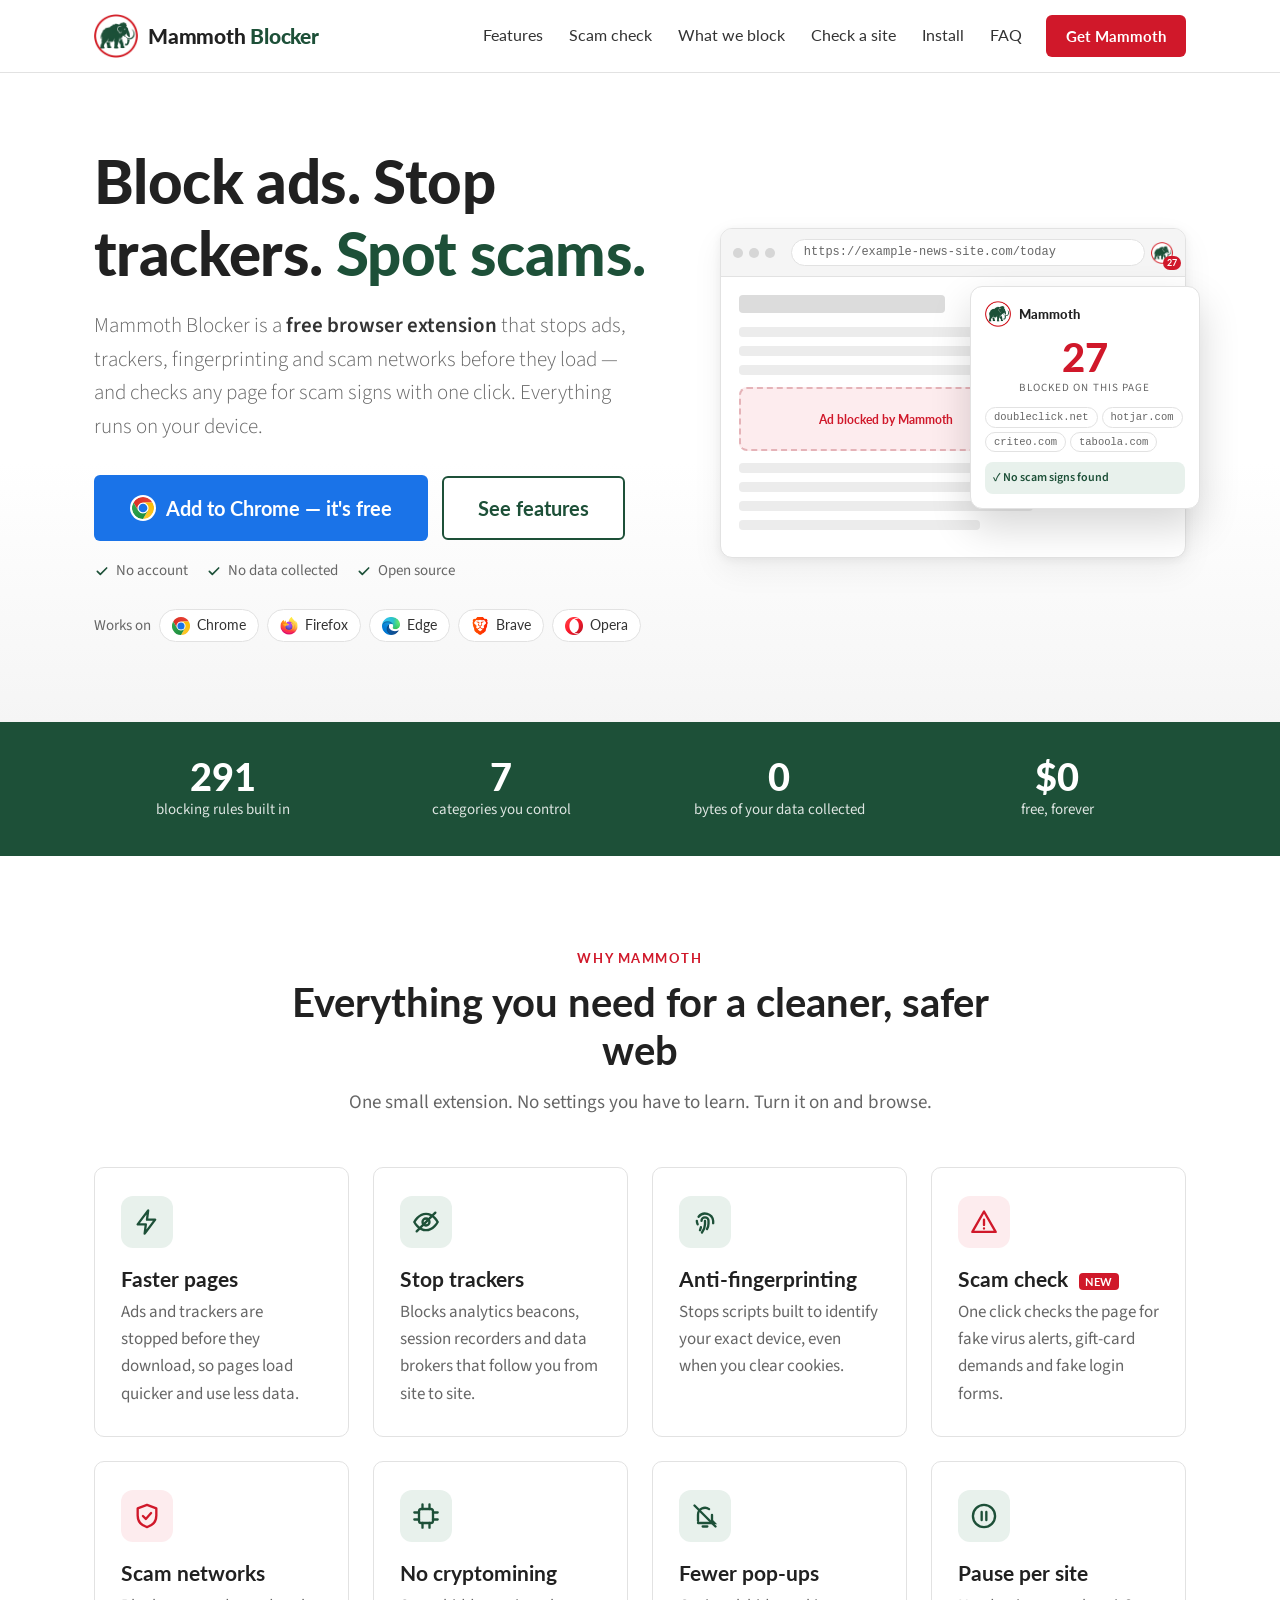
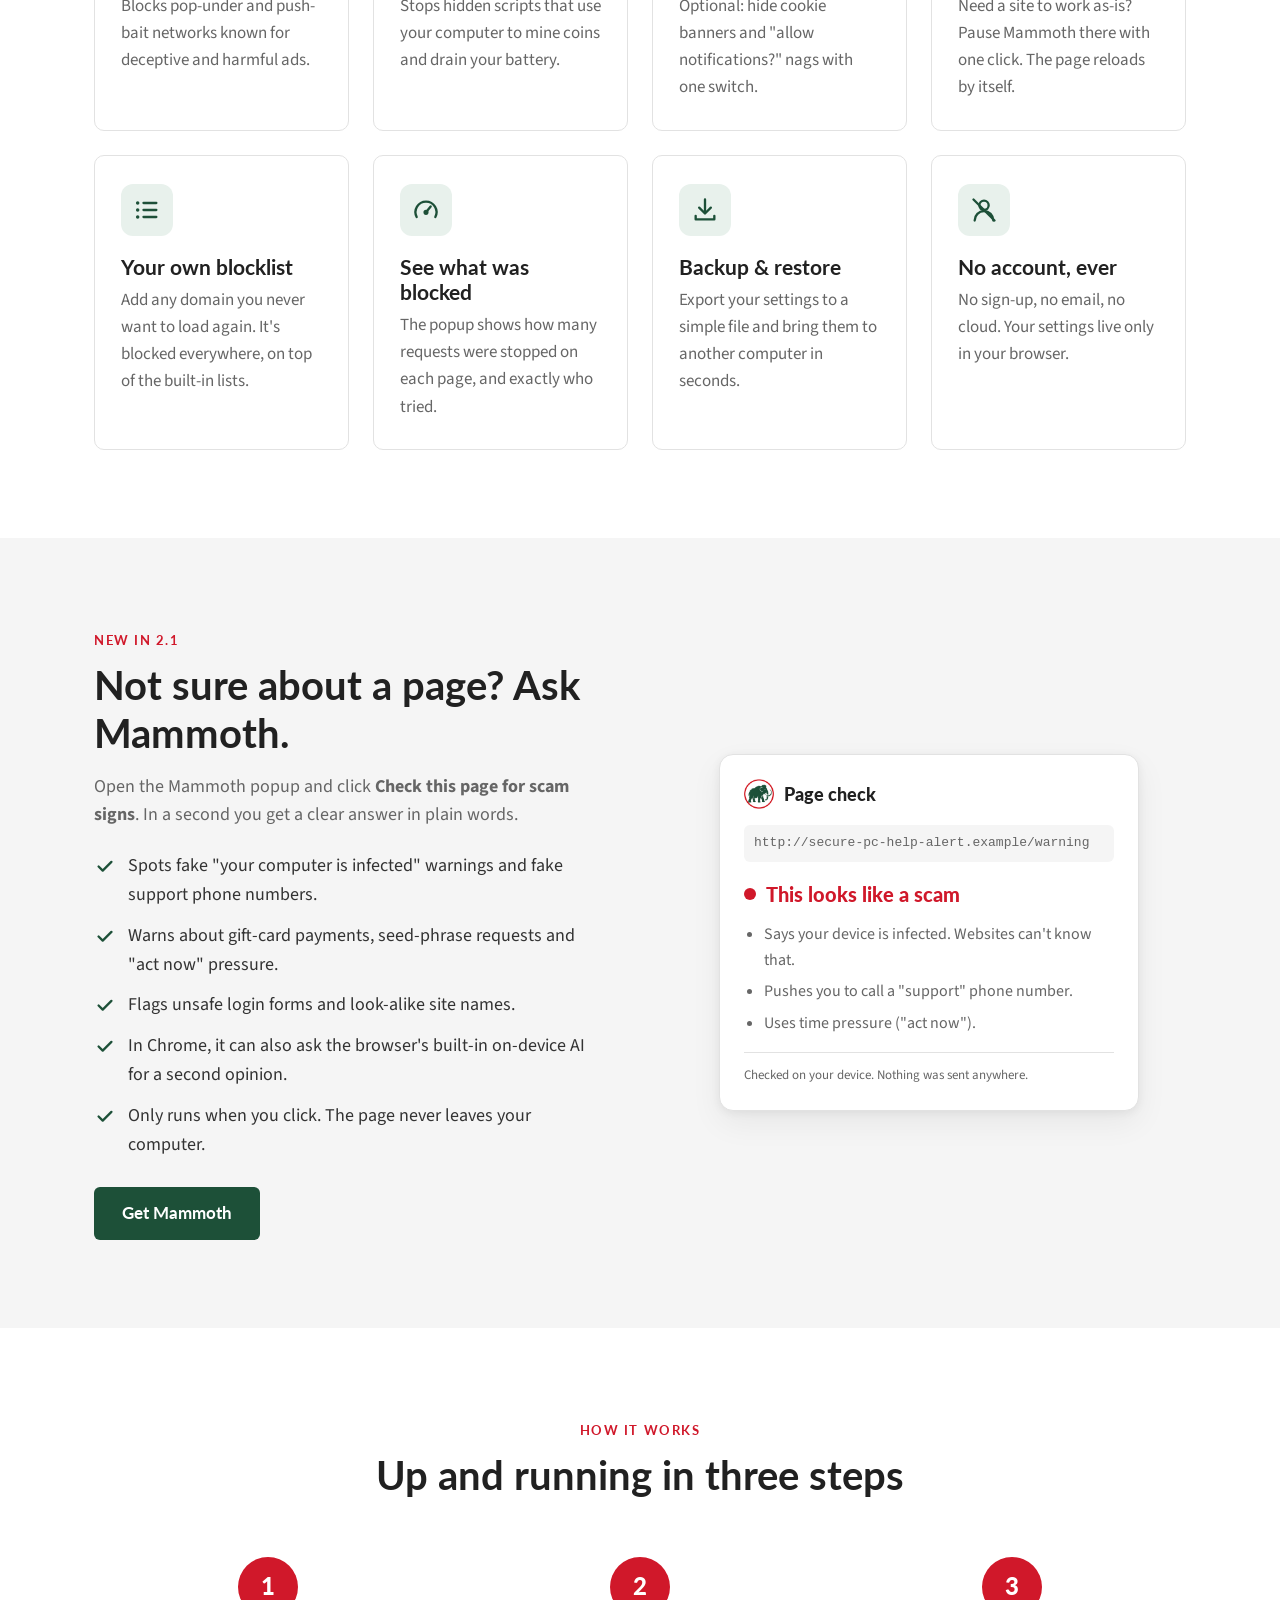
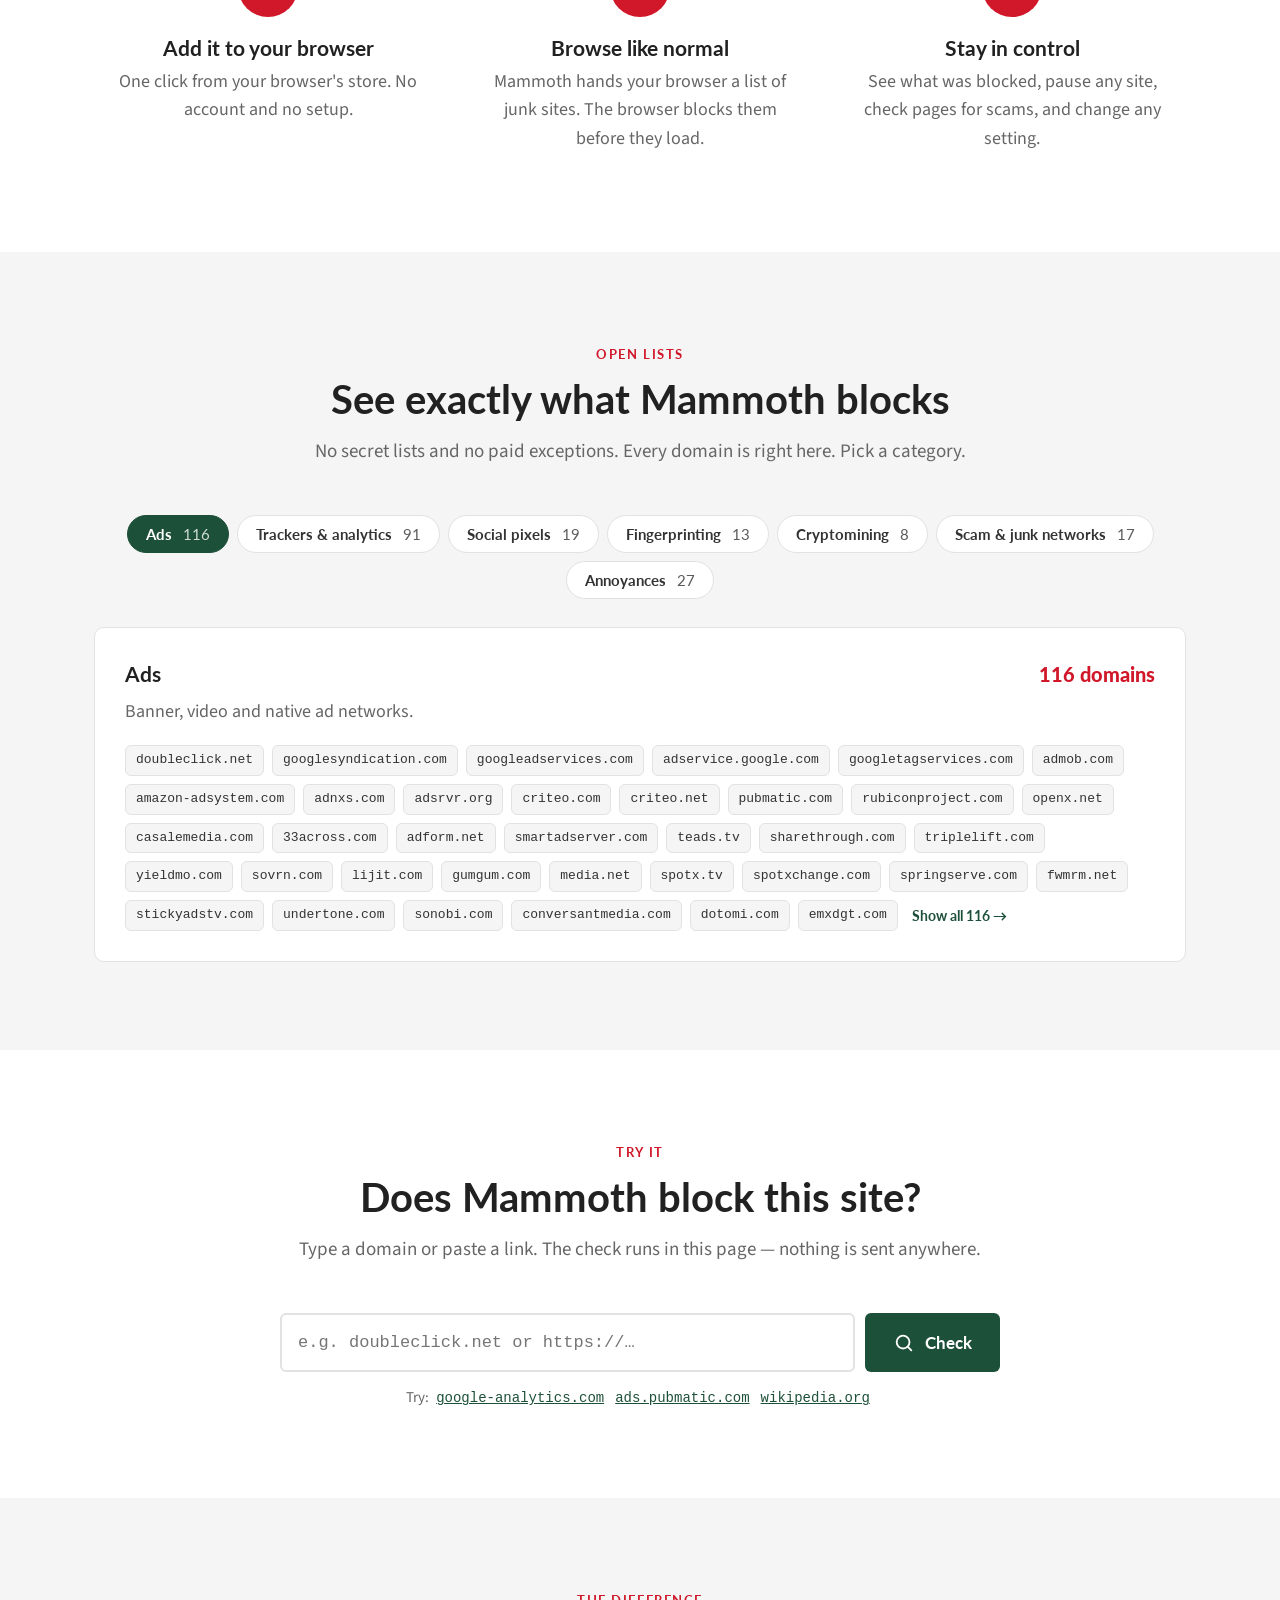
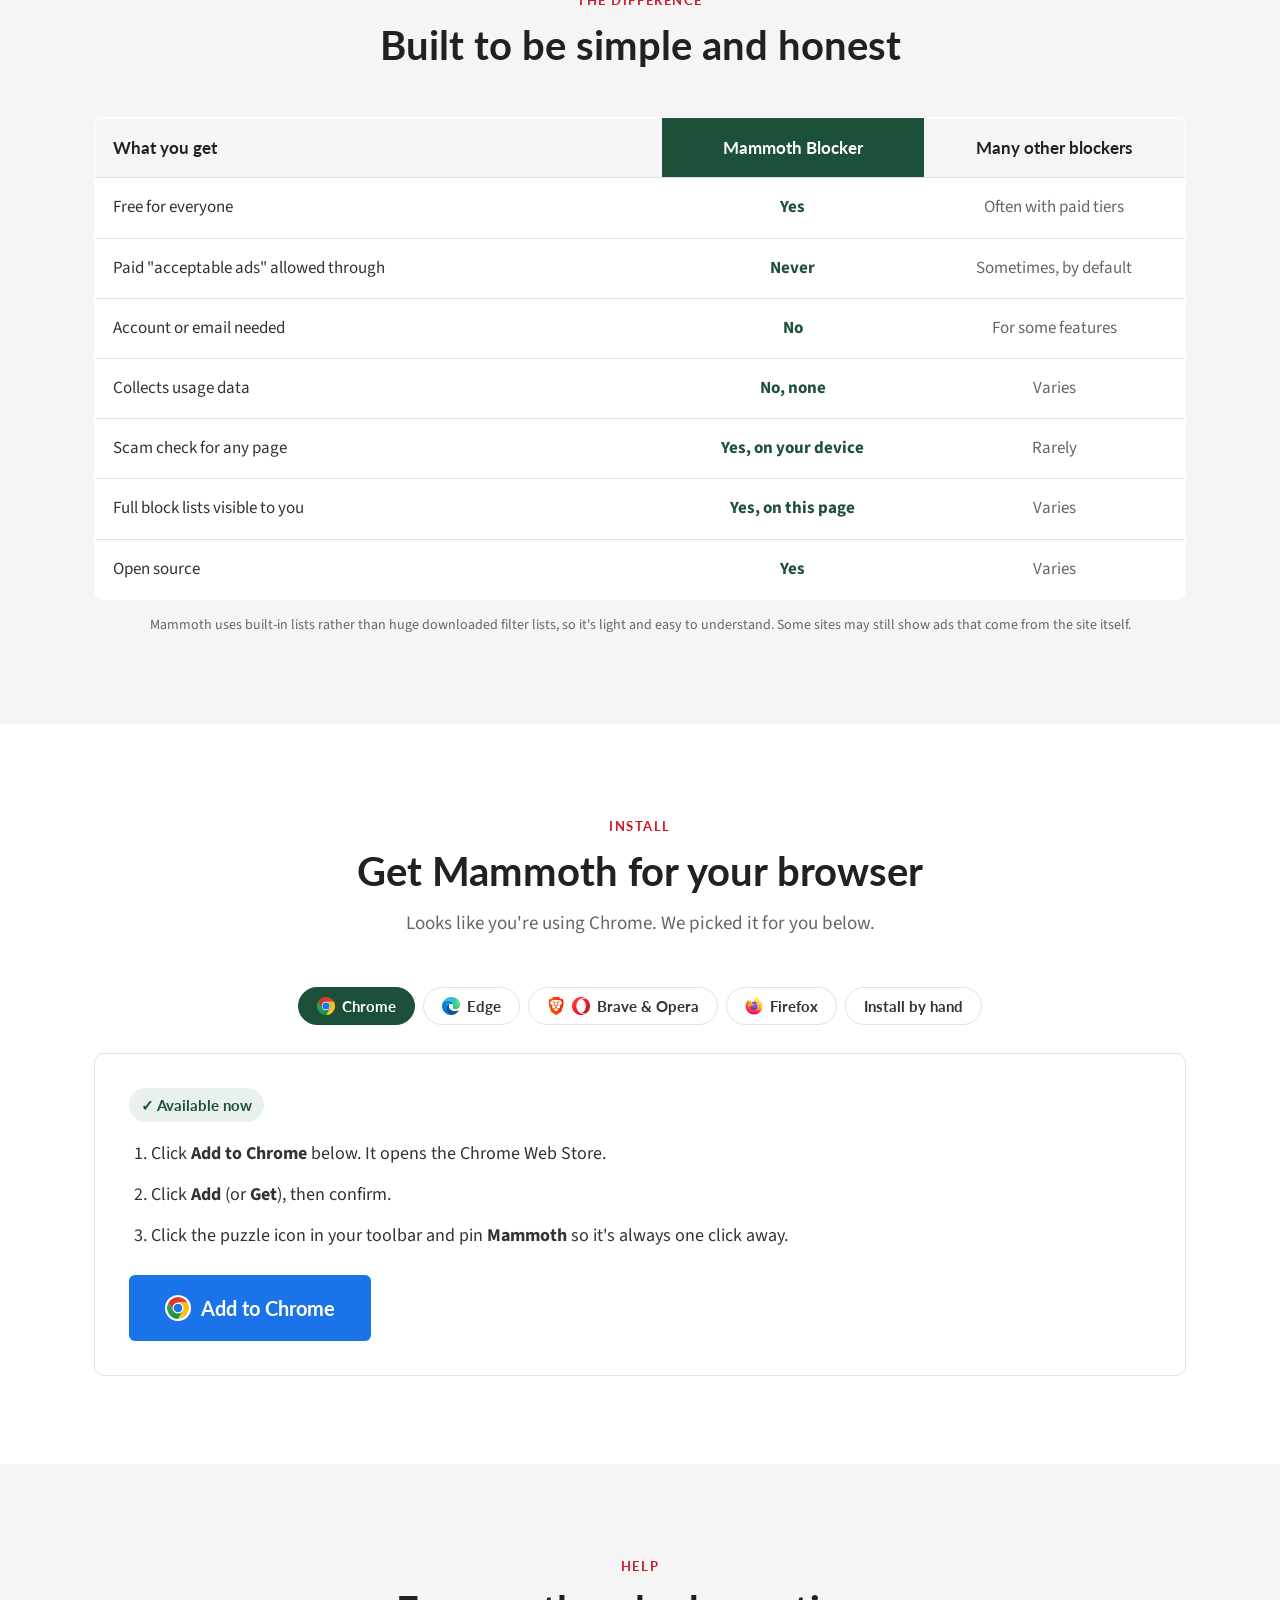
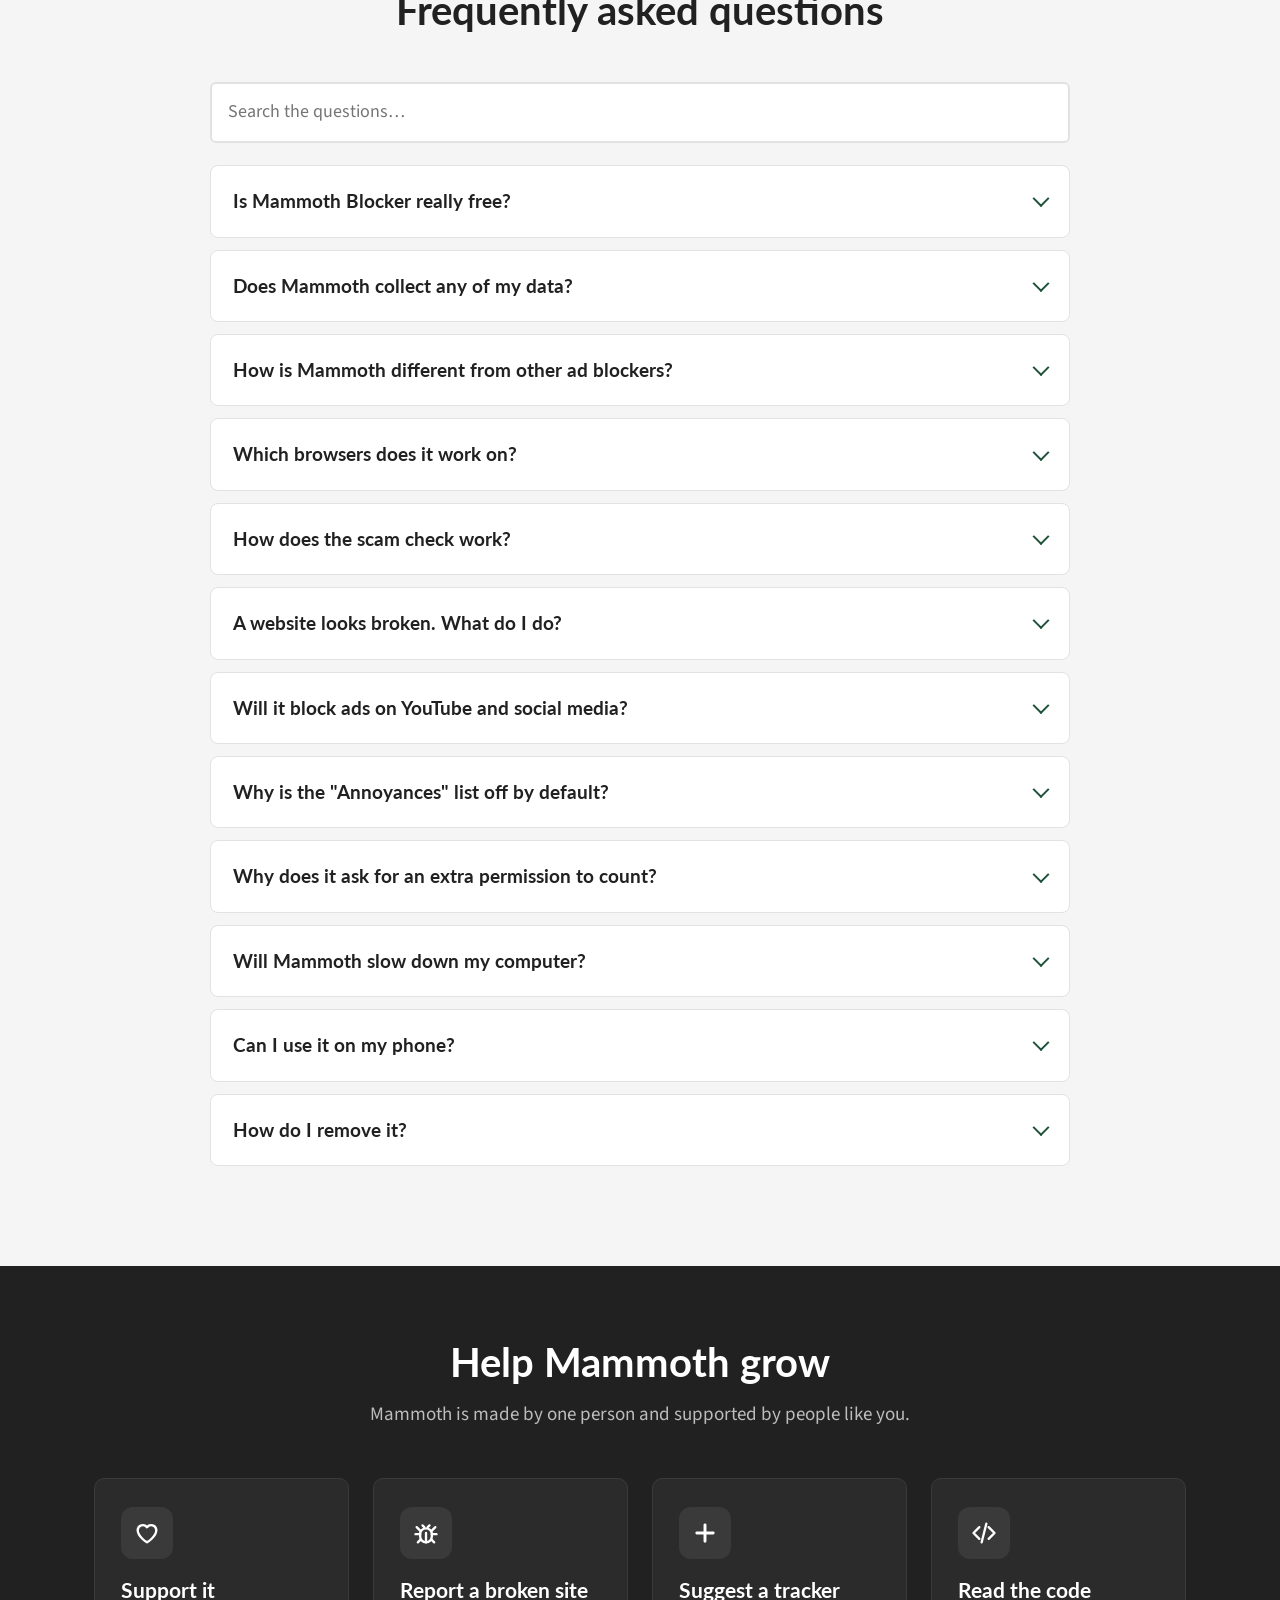
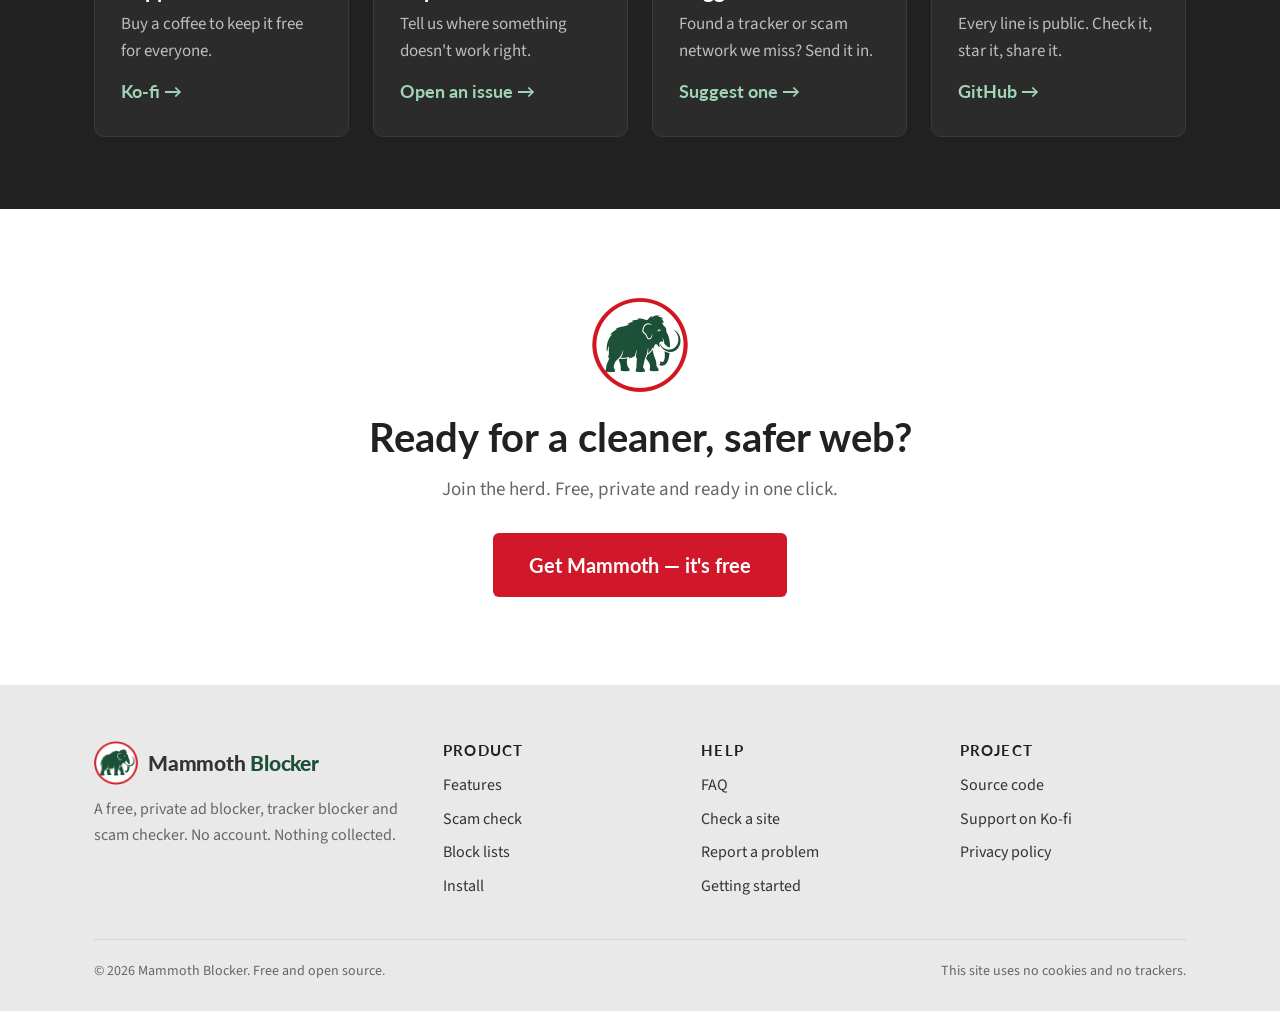
<file: index.html>
<!DOCTYPE html>
<html lang="en">
<head>
<meta charset="UTF-8">
<meta name="viewport" content="width=device-width, initial-scale=1.0">
<title>Mammoth Blocker — Free ad blocker, tracker blocker and scam checker</title>
<meta name="description" content="Mammoth Blocker is a free browser extension that blocks ads, trackers, fingerprinting, cryptominers and scam networks, and checks pages for scam signs. Runs on your device. No account. Nothing collected.">
<link rel="canonical" href="https://mammothblocker.com/">
<meta name="theme-color" content="#1d5038">
<link rel="icon" type="image/png" href="/favicon.png">
<link rel="apple-touch-icon" href="/apple-touch-icon.png">
<link rel="manifest" href="/site.webmanifest">
<meta property="og:type" content="website">
<meta property="og:site_name" content="Mammoth Blocker">
<meta property="og:url" content="https://mammothblocker.com/">
<meta property="og:title" content="Mammoth Blocker — Block ads. Stop trackers. Spot scams.">
<meta property="og:description" content="Free ad and tracker blocker with a built-in scam check. Runs on your device. Nothing collected.">
<meta property="og:image" content="https://mammothblocker.com/og.png">
<meta name="twitter:card" content="summary_large_image">
<meta name="twitter:title" content="Mammoth Blocker">
<meta name="twitter:description" content="Block ads. Stop trackers. Spot scams. Free, private, on your device.">
<meta name="twitter:image" content="https://mammothblocker.com/og.png">
<link rel="preconnect" href="https://fonts.googleapis.com">
<link rel="preconnect" href="https://fonts.gstatic.com" crossorigin>
<link rel="stylesheet" href="https://fonts.googleapis.com/css2?family=Lato:wght@400;700;900&family=Source+Sans+3:wght@300;400;600&display=swap">
<link rel="stylesheet" href="/site.css">
<script type="application/ld+json">
{
  "@context": "https://schema.org",
  "@type": "SoftwareApplication",
  "name": "Mammoth Blocker",
  "applicationCategory": "BrowserApplication",
  "operatingSystem": "Chrome, Edge, Brave, Opera, Firefox",
  "offers": { "@type": "Offer", "price": "0", "priceCurrency": "USD" },
  "url": "https://mammothblocker.com/",
  "image": "https://mammothblocker.com/logo-512.png",
  "description": "Free browser extension that blocks ads, trackers, fingerprinting, cryptominers and scam networks, and checks pages for scam signs, all on your device."
}
</script>
</head>
<body>

<!-- icon set (drawn for Mammoth) -->
<svg width="0" height="0" style="position:absolute" aria-hidden="true">
  <defs>
    <symbol id="i-check" viewBox="0 0 24 24" fill="none" stroke="currentColor" stroke-width="2.5" stroke-linecap="round" stroke-linejoin="round"><path d="M5 12.5l4.5 4.5L19 7.5"/></symbol>
    <symbol id="i-x" viewBox="0 0 24 24" fill="none" stroke="currentColor" stroke-width="2.5" stroke-linecap="round"><path d="M6 6l12 12M18 6L6 18"/></symbol>
    <symbol id="i-bolt" viewBox="0 0 24 24" fill="none" stroke="currentColor" stroke-width="2" stroke-linejoin="round"><path d="M13 2L4 14h7l-1 8 9-12h-7l1-8z"/></symbol>
    <symbol id="i-shield" viewBox="0 0 24 24" fill="none" stroke="currentColor" stroke-width="2" stroke-linejoin="round"><path d="M12 2.5l8 3v6c0 5-3.4 8.6-8 10-4.6-1.4-8-5-8-10v-6l8-3z"/><path d="M8.5 12l2.5 2.5 4.5-5" stroke-linecap="round"/></symbol>
    <symbol id="i-eye" viewBox="0 0 24 24" fill="none" stroke="currentColor" stroke-width="2" stroke-linecap="round"><path d="M2 12s3.6-7 10-7 10 7 10 7-3.6 7-10 7S2 12 2 12z"/><circle cx="12" cy="12" r="3"/><path d="M4 20L20 4"/></symbol>
    <symbol id="i-finger" viewBox="0 0 24 24" fill="none" stroke="currentColor" stroke-width="2" stroke-linecap="round"><path d="M6.5 7.5A7 7 0 0 1 19 11v2"/><path d="M5 11a7 7 0 0 0 .7 3"/><path d="M9 11a3 3 0 0 1 6 0v2.5a9 9 0 0 1-1.3 4.6"/><path d="M12 11v3a12 12 0 0 1-2.6 7"/><path d="M8.5 16.5a13 13 0 0 1-.8 2.5"/></symbol>
    <symbol id="i-alert" viewBox="0 0 24 24" fill="none" stroke="currentColor" stroke-width="2" stroke-linejoin="round"><path d="M12 3L2 20.5h20L12 3z"/><path d="M12 10v4.5M12 17.5v.01" stroke-linecap="round"/></symbol>
    <symbol id="i-chip" viewBox="0 0 24 24" fill="none" stroke="currentColor" stroke-width="2" stroke-linecap="round"><rect x="6" y="6" width="12" height="12" rx="2"/><path d="M9 2v4M15 2v4M9 18v4M15 18v4M2 9h4M2 15h4M18 9h4M18 15h4"/></symbol>
    <symbol id="i-bell" viewBox="0 0 24 24" fill="none" stroke="currentColor" stroke-width="2" stroke-linecap="round"><path d="M6 16V11a6 6 0 0 1 9.5-4.9M18 11v5l2 2H6"/><path d="M10 21h4"/><path d="M3 3l18 18"/></symbol>
    <symbol id="i-pause" viewBox="0 0 24 24" fill="none" stroke="currentColor" stroke-width="2" stroke-linecap="round"><circle cx="12" cy="12" r="9.5"/><path d="M10 8.5v7M14 8.5v7"/></symbol>
    <symbol id="i-list" viewBox="0 0 24 24" fill="none" stroke="currentColor" stroke-width="2" stroke-linecap="round"><path d="M9 6h11M9 12h11M9 18h11"/><path d="M4 6h.01M4 12h.01M4 18h.01" stroke-width="3"/></symbol>
    <symbol id="i-save" viewBox="0 0 24 24" fill="none" stroke="currentColor" stroke-width="2" stroke-linecap="round" stroke-linejoin="round"><path d="M12 3v12M7 10l5 5 5-5"/><path d="M4 17v3h16v-3"/></symbol>
    <symbol id="i-code" viewBox="0 0 24 24" fill="none" stroke="currentColor" stroke-width="2" stroke-linecap="round" stroke-linejoin="round"><path d="M8 7l-5 5 5 5M16 7l5 5-5 5M14 4l-4 16"/></symbol>
    <symbol id="i-user" viewBox="0 0 24 24" fill="none" stroke="currentColor" stroke-width="2" stroke-linecap="round"><circle cx="12" cy="8" r="4"/><path d="M4 21a8 8 0 0 1 16 0"/><path d="M3 3l18 18"/></symbol>
    <symbol id="i-search" viewBox="0 0 24 24" fill="none" stroke="currentColor" stroke-width="2" stroke-linecap="round"><circle cx="11" cy="11" r="7"/><path d="M20 20l-4-4"/></symbol>
    <symbol id="i-gauge" viewBox="0 0 24 24" fill="none" stroke="currentColor" stroke-width="2" stroke-linecap="round"><path d="M4 18a9 9 0 1 1 16 0"/><path d="M12 14l4-5"/><circle cx="12" cy="14" r="1.2"/></symbol>
    <symbol id="i-heart" viewBox="0 0 24 24" fill="none" stroke="currentColor" stroke-width="2" stroke-linejoin="round"><path d="M12 20s-8-4.7-8-10.5A4.5 4.5 0 0 1 12 7a4.5 4.5 0 0 1 8 2.5C20 15.3 12 20 12 20z"/></symbol>
    <symbol id="i-bug" viewBox="0 0 24 24" fill="none" stroke="currentColor" stroke-width="2" stroke-linecap="round"><rect x="7" y="8" width="10" height="12" rx="5"/><path d="M12 12v8M3 13h4M17 13h4M4 7l3 3M20 7l-3 3M5 20l2.5-2.5M19 20l-2.5-2.5M9 5.5l1.5 1.5M15 5.5L13.5 7"/></symbol>
    <symbol id="i-star" viewBox="0 0 24 24" fill="none" stroke="currentColor" stroke-width="2" stroke-linejoin="round"><path d="M12 3l2.7 5.6 6.1.8-4.4 4.3 1 6.1L12 17l-5.4 2.8 1-6.1L3.2 9.4l6.1-.8L12 3z"/></symbol>
    <symbol id="i-up" viewBox="0 0 24 24" fill="none" stroke="currentColor" stroke-width="2.5" stroke-linecap="round" stroke-linejoin="round"><path d="M6 14l6-6 6 6"/></symbol>
    <symbol id="i-plus" viewBox="0 0 24 24" fill="none" stroke="currentColor" stroke-width="2.5" stroke-linecap="round"><path d="M12 5v14M5 12h14"/></symbol>
  </defs>
</svg>

<a class="skip" href="#main">Skip to content</a>

<header class="site-header" id="top">
  <div class="wrap nav">
    <a class="brand" href="./" aria-label="Mammoth Blocker home">
      <img src="/logo-192.png" alt="" width="44" height="44">
      <span>Mammoth <b>Blocker</b></span>
    </a>
    <button class="menu-btn" id="menuBtn" aria-label="Open menu" aria-expanded="false" aria-controls="navLinks"><span></span></button>
    <ul class="nav-links" id="navLinks">
      <li><a href="#features">Features</a></li>
      <li><a href="#scam-check">Scam check</a></li>
      <li><a href="#blocked">What we block</a></li>
      <li><a href="#checker">Check a site</a></li>
      <li><a href="#install">Install</a></li>
      <li><a href="#faq">FAQ</a></li>
    </ul>
    <a class="btn btn-primary" href="#install" data-install>Get Mammoth</a>
  </div>
</header>

<main id="main">

<!-- ================= HERO ================= -->
<section class="hero">
  <div class="wrap hero-grid">
    <div>
      <h1>Block ads. Stop trackers. <span>Spot scams.</span></h1>
      <p class="lead">Mammoth Blocker is a <b>free browser extension</b> that stops ads, trackers, fingerprinting and scam networks before they load — and checks any page for scam signs with one click. Everything runs on your device.</p>
      <div class="hero-ctas">
        <a class="btn btn-primary btn-lg" id="heroInstall" href="#install" data-install>Get Mammoth — it's free</a>
        <a class="btn btn-ghost btn-lg" href="#features">See features</a>
      </div>
      <div class="hero-note">
        <span><svg><use href="#i-check"/></svg>No account</span>
        <span><svg><use href="#i-check"/></svg>No data collected</span>
        <span><svg><use href="#i-check"/></svg>Open source</span>
      </div>
      <div class="browsers" aria-label="Works on these browsers">
        Works on
        <span class="pill"><img src="/chrome.svg" alt="" width="18" height="18" onerror="this.remove()">Chrome</span><span class="pill"><img src="/firefox.png" alt="" width="18" height="18" onerror="this.remove()">Firefox</span><span class="pill"><img src="/edge.png" alt="" width="18" height="18" onerror="this.remove()">Edge</span><span class="pill"><img src="/brave.png" alt="" width="18" height="18" onerror="this.remove()">Brave</span><span class="pill"><img src="/opera.png" alt="" width="18" height="18" onerror="this.remove()">Opera</span>
      </div>
    </div>

    <div class="mock" aria-hidden="true">
      <div class="mock-window">
        <div class="mock-bar"><i></i><i></i><i></i><div class="mock-url">https://example-news-site.com/today</div><div class="mock-ext"><img src="/logo-192.png" alt=""><b>27</b></div></div>
        <div class="mock-body">
          <div>
            <div class="mock-line h"></div>
            <div class="mock-line"></div><div class="mock-line s"></div><div class="mock-line"></div>
            <div class="mock-ad">Ad blocked by Mammoth</div>
            <div class="mock-line"></div><div class="mock-line s"></div><div class="mock-line"></div><div class="mock-line s"></div>
          </div>
          <div class="mock-side"><div class="mock-ad">Tracker<br>blocked</div></div>
        </div>
      </div>
      <div class="mock-pop">
        <div class="t"><img src="/logo-192.png" alt="">Mammoth</div>
        <div class="n">27</div>
        <div class="l">Blocked on this page</div>
        <div class="chips"><span>doubleclick.net</span><span>hotjar.com</span><span>criteo.com</span><span>taboola.com</span></div>
        <div class="ok">✓ No scam signs found</div>
      </div>
    </div>
  </div>
</section>

<!-- ================= STATS ================= -->
<section class="stats" aria-label="Mammoth in numbers">
  <div class="wrap stats-grid">
    <div><div class="n" data-total>291</div><div class="l">blocking rules built in</div></div>
    <div><div class="n">7</div><div class="l">categories you control</div></div>
    <div><div class="n">0</div><div class="l">bytes of your data collected</div></div>
    <div><div class="n">$0</div><div class="l">free, forever</div></div>
  </div>
</section>

<!-- ================= FEATURES ================= -->
<section class="section" id="features">
  <div class="wrap">
    <div class="section-head">
      <span class="kicker">Why Mammoth</span>
      <h2>Everything you need for a cleaner, safer web</h2>
      <p>One small extension. No settings you have to learn. Turn it on and browse.</p>
    </div>
    <div class="grid grid-4">
      <article class="card"><div class="ico"><svg><use href="#i-bolt"/></svg></div><h3>Faster pages</h3><p>Ads and trackers are stopped before they download, so pages load quicker and use less data.</p></article>
      <article class="card"><div class="ico"><svg><use href="#i-eye"/></svg></div><h3>Stop trackers</h3><p>Blocks analytics beacons, session recorders and data brokers that follow you from site to site.</p></article>
      <article class="card"><div class="ico"><svg><use href="#i-finger"/></svg></div><h3>Anti-fingerprinting</h3><p>Stops scripts built to identify your exact device, even when you clear cookies.</p></article>
      <article class="card"><div class="ico red"><svg><use href="#i-alert"/></svg></div><h3>Scam check <span class="tag">New</span></h3><p>One click checks the page for fake virus alerts, gift-card demands and fake login forms.</p></article>
      <article class="card"><div class="ico red"><svg><use href="#i-shield"/></svg></div><h3>Scam networks</h3><p>Blocks pop-under and push-bait networks known for deceptive and harmful ads.</p></article>
      <article class="card"><div class="ico"><svg><use href="#i-chip"/></svg></div><h3>No cryptomining</h3><p>Stops hidden scripts that use your computer to mine coins and drain your battery.</p></article>
      <article class="card"><div class="ico"><svg><use href="#i-bell"/></svg></div><h3>Fewer pop-ups</h3><p>Optional: hide cookie banners and "allow notifications?" nags with one switch.</p></article>
      <article class="card"><div class="ico"><svg><use href="#i-pause"/></svg></div><h3>Pause per site</h3><p>Need a site to work as-is? Pause Mammoth there with one click. The page reloads by itself.</p></article>
      <article class="card"><div class="ico"><svg><use href="#i-list"/></svg></div><h3>Your own blocklist</h3><p>Add any domain you never want to load again. It's blocked everywhere, on top of the built-in lists.</p></article>
      <article class="card"><div class="ico"><svg><use href="#i-gauge"/></svg></div><h3>See what was blocked</h3><p>The popup shows how many requests were stopped on each page, and exactly who tried.</p></article>
      <article class="card"><div class="ico"><svg><use href="#i-save"/></svg></div><h3>Backup &amp; restore</h3><p>Export your settings to a simple file and bring them to another computer in seconds.</p></article>
      <article class="card"><div class="ico"><svg><use href="#i-user"/></svg></div><h3>No account, ever</h3><p>No sign-up, no email, no cloud. Your settings live only in your browser.</p></article>
    </div>
  </div>
</section>

<!-- ================= SCAM CHECK ================= -->
<section class="section alt" id="scam-check">
  <div class="wrap split">
    <div>
      <span class="kicker">New in 2.1</span>
      <h2>Not sure about a page? Ask Mammoth.</h2>
      <p>Open the Mammoth popup and click <b>Check this page for scam signs</b>. In a second you get a clear answer in plain words.</p>
      <ul class="checks">
        <li><svg><use href="#i-check"/></svg><span>Spots fake "your computer is infected" warnings and fake support phone numbers.</span></li>
        <li><svg><use href="#i-check"/></svg><span>Warns about gift-card payments, seed-phrase requests and "act now" pressure.</span></li>
        <li><svg><use href="#i-check"/></svg><span>Flags unsafe login forms and look-alike site names.</span></li>
        <li><svg><use href="#i-check"/></svg><span>In Chrome, it can also ask the browser's built-in on-device AI for a second opinion.</span></li>
        <li><svg><use href="#i-check"/></svg><span>Only runs when you click. The page never leaves your computer.</span></li>
      </ul>
      <a class="btn btn-green" href="#install" data-install>Get Mammoth</a>
    </div>
    <div class="split-media">
      <div class="scam-card" role="img" aria-label="Example scam check result: this looks like a scam">
        <div class="top"><img src="/logo-192.png" alt="">Page check</div>
        <div class="url">http://secure-pc-help-alert.example/warning</div>
        <div class="verdict"><i></i>This looks like a scam</div>
        <ul>
          <li>Says your device is infected. Websites can't know that.</li>
          <li>Pushes you to call a "support" phone number.</li>
          <li>Uses time pressure ("act now").</li>
        </ul>
        <div class="foot">Checked on your device. Nothing was sent anywhere.</div>
      </div>
    </div>
  </div>
</section>

<!-- ================= HOW IT WORKS ================= -->
<section class="section" id="how">
  <div class="wrap">
    <div class="section-head">
      <span class="kicker">How it works</span>
      <h2>Up and running in three steps</h2>
    </div>
    <div class="grid grid-3 steps">
      <div class="step"><div class="num">1</div><h3>Add it to your browser</h3><p>One click from your browser's store. No account and no setup.</p></div>
      <div class="step"><div class="num">2</div><h3>Browse like normal</h3><p>Mammoth hands your browser a list of junk sites. The browser blocks them before they load.</p></div>
      <div class="step"><div class="num">3</div><h3>Stay in control</h3><p>See what was blocked, pause any site, check pages for scams, and change any setting.</p></div>
    </div>
  </div>
</section>

<!-- ================= WHAT WE BLOCK ================= -->
<section class="section alt" id="blocked">
  <div class="wrap">
    <div class="section-head">
      <span class="kicker">Open lists</span>
      <h2>See exactly what Mammoth blocks</h2>
      <p>No secret lists and no paid exceptions. Every domain is right here. Pick a category.</p>
    </div>
    <div class="tabs" role="tablist" id="catTabs" aria-label="Block categories"></div>
    <div class="panel" role="tabpanel" id="catPanel" aria-live="polite"></div>
  </div>
</section>

<!-- ================= DOMAIN CHECKER ================= -->
<section class="section" id="checker">
  <div class="wrap">
    <div class="section-head">
      <span class="kicker">Try it</span>
      <h2>Does Mammoth block this site?</h2>
      <p>Type a domain or paste a link. The check runs in this page — nothing is sent anywhere.</p>
    </div>
    <div class="checker">
      <form id="checkForm" autocomplete="off">
        <label for="checkInput" class="skip">Domain to check</label>
        <input id="checkInput" type="text" inputmode="url" placeholder="e.g. doubleclick.net or https://…" spellcheck="false">
        <button class="btn btn-green" type="submit"><svg><use href="#i-search"/></svg>Check</button>
      </form>
      <div id="checkResult" aria-live="polite"></div>
      <p class="try">Try:
        <button type="button" data-try="google-analytics.com">google-analytics.com</button>
        <button type="button" data-try="ads.pubmatic.com">ads.pubmatic.com</button>
        <button type="button" data-try="wikipedia.org">wikipedia.org</button>
      </p>
    </div>
  </div>
</section>

<!-- ================= COMPARE ================= -->
<section class="section alt" id="compare">
  <div class="wrap">
    <div class="section-head">
      <span class="kicker">The difference</span>
      <h2>Built to be simple and honest</h2>
    </div>
    <div class="table-wrap">
      <table class="compare">
        <thead><tr><th scope="col">What you get</th><th scope="col" class="us">Mammoth Blocker</th><th scope="col">Many other blockers</th></tr></thead>
        <tbody>
          <tr><td>Free for everyone</td><td class="yes">Yes</td><td class="maybe">Often with paid tiers</td></tr>
          <tr><td>Paid "acceptable ads" allowed through</td><td class="yes">Never</td><td class="maybe">Sometimes, by default</td></tr>
          <tr><td>Account or email needed</td><td class="yes">No</td><td class="maybe">For some features</td></tr>
          <tr><td>Collects usage data</td><td class="yes">No, none</td><td class="maybe">Varies</td></tr>
          <tr><td>Scam check for any page</td><td class="yes">Yes, on your device</td><td class="maybe">Rarely</td></tr>
          <tr><td>Full block lists visible to you</td><td class="yes">Yes, on this page</td><td class="maybe">Varies</td></tr>
          <tr><td>Open source</td><td class="yes">Yes</td><td class="maybe">Varies</td></tr>
        </tbody>
      </table>
    </div>
    <p class="fine">Mammoth uses built-in lists rather than huge downloaded filter lists, so it's light and easy to understand. Some sites may still show ads that come from the site itself.</p>
  </div>
</section>

<!-- ================= INSTALL ================= -->
<section class="section" id="install">
  <div class="wrap">
    <div class="section-head">
      <span class="kicker">Install</span>
      <h2>Get Mammoth for your browser</h2>
      <p id="detectNote">Pick your browser below.</p>
    </div>
    <div class="tabs" role="tablist" id="installTabs" aria-label="Browsers">
      <button class="tab" role="tab" data-b="chrome" aria-selected="true"><img src="/chrome.svg" alt="" width="18" height="18" onerror="this.remove()">Chrome</button>
      <button class="tab" role="tab" data-b="edge" aria-selected="false"><img src="/edge.png" alt="" width="18" height="18" onerror="this.remove()">Edge</button>
      <button class="tab" role="tab" data-b="brave" aria-selected="false"><img src="/brave.png" alt="" width="18" height="18" onerror="this.remove()"><img src="/opera.png" alt="" width="18" height="18" onerror="this.remove()">Brave &amp; Opera</button>
      <button class="tab" role="tab" data-b="firefox" aria-selected="false"><img src="/firefox.png" alt="" width="18" height="18" onerror="this.remove()">Firefox</button>
      <button class="tab" role="tab" data-b="manual" aria-selected="false">Install by hand</button>
    </div>
    <div class="install-panel" role="tabpanel" id="installPanel" aria-live="polite"></div>
  </div>
</section>

<!-- ================= FAQ ================= -->
<section class="section alt" id="faq">
  <div class="wrap">
    <div class="section-head">
      <span class="kicker">Help</span>
      <h2>Frequently asked questions</h2>
    </div>
    <input class="faq-search" id="faqSearch" type="search" placeholder="Search the questions…" aria-label="Search the questions">
    <div class="faq" id="faqList">
      <details><summary>Is Mammoth Blocker really free?</summary><p>Yes. Every feature is free for everyone, and it will stay that way. There is no premium version. If you want to help, you can support it on Ko-fi, but nothing is locked behind it.</p></details>
      <details><summary>Does Mammoth collect any of my data?</summary><p>No. Mammoth has no server, no account system and no analytics. Your settings and counts stay in your browser. Read the <a href="/privacy.html">privacy policy</a> for the details.</p></details>
      <details><summary>How is Mammoth different from other ad blockers?</summary><p>Mammoth is small, simple and open. It never lets paid ads through, it shows you every domain it blocks, and it adds a scam check that runs on your device.</p></details>
      <details><summary>Which browsers does it work on?</summary><p>Chrome, Microsoft Edge, Brave, Opera, Vivaldi and other Chrome-based browsers, plus Firefox (version 121 or newer) on desktop.</p></details>
      <details><summary>How does the scam check work?</summary><p>When you click the button, Mammoth reads the page you're on and looks for common tricks with built-in rules. In Chrome, if your computer supports it, it also asks the browser's own on-device AI for a second opinion. The AI can add a warning but never remove one. Nothing is sent anywhere.</p></details>
      <details><summary>A website looks broken. What do I do?</summary><p>Open the Mammoth popup and switch it off for that site. The page reloads and works like normal. You can also <a href="https://github.com/Azna-Nemati/mammoth-extension/issues">report the site</a> so we can fix it for everyone.</p></details>
      <details><summary>Will it block ads on YouTube and social media?</summary><p>Mammoth blocks known ad and tracking networks everywhere, including social pixels. Some big sites serve ads from their own servers, and those can't always be blocked without breaking the site.</p></details>
      <details><summary>Why is the "Annoyances" list off by default?</summary><p>It hides cookie banners and notification nags. That's great, but it can change how some pages look, so you decide. One switch in Options turns it on.</p></details>
      <details><summary>Why does it ask for an extra permission to count?</summary><p>The popup shows what was blocked on the current page without any extra permission. A running total and a live number on the toolbar icon need one more browser permission, so that part is off until you turn it on.</p></details>
      <details><summary>Will Mammoth slow down my computer?</summary><p>No. The browser does the blocking with its own built-in engine, and pages usually get faster because less junk downloads.</p></details>
      <details><summary>Can I use it on my phone?</summary><p>Not yet. Mammoth is a desktop extension for now. Firefox for Android support is on the list.</p></details>
      <details><summary>How do I remove it?</summary><p>Right-click the Mammoth icon in your toolbar and pick "Remove from Chrome" (or "Remove Extension" in Firefox). All its settings are deleted with it.</p></details>
    </div>
    <p class="faq-empty" id="faqEmpty" hidden>No question matches that. Try other words, or <a href="https://github.com/Azna-Nemati/mammoth-extension/issues">ask us on GitHub</a>.</p>
  </div>
</section>

<!-- ================= SUPPORT ================= -->
<section class="band" id="support">
  <div class="wrap">
    <div class="section-head">
      <h2>Help Mammoth grow</h2>
      <p>Mammoth is made by one person and supported by people like you.</p>
    </div>
    <div class="grid grid-4">
      <div class="card"><div class="ico"><svg><use href="#i-heart"/></svg></div><h3>Support it</h3><p>Buy a coffee to keep it free for everyone.</p><a class="link" href="https://ko-fi.com/aznamammothblocker" rel="noopener">Ko-fi →</a></div>
      <div class="card"><div class="ico"><svg><use href="#i-bug"/></svg></div><h3>Report a broken site</h3><p>Tell us where something doesn't work right.</p><a class="link" href="https://github.com/Azna-Nemati/mammoth-extension/issues" rel="noopener">Open an issue →</a></div>
      <div class="card"><div class="ico"><svg><use href="#i-plus"/></svg></div><h3>Suggest a tracker</h3><p>Found a tracker or scam network we miss? Send it in.</p><a class="link" href="https://github.com/Azna-Nemati/mammoth-extension/issues/new?title=Suggest%20a%20domain%3A%20" rel="noopener">Suggest one →</a></div>
      <div class="card"><div class="ico"><svg><use href="#i-code"/></svg></div><h3>Read the code</h3><p>Every line is public. Check it, star it, share it.</p><a class="link" href="https://github.com/Azna-Nemati/mammoth-extension" rel="noopener">GitHub →</a></div>
    </div>
  </div>
</section>

<!-- ================= FINAL CTA ================= -->
<section class="cta">
  <div class="wrap">
    <img src="/logo-192.png" alt="" width="96" height="96">
    <h2>Ready for a cleaner, safer web?</h2>
    <p>Join the herd. Free, private and ready in one click.</p>
    <a class="btn btn-primary btn-lg" href="#install" data-install>Get Mammoth — it's free</a>
  </div>
</section>

</main>

<footer class="site-footer">
  <div class="wrap">
    <div class="foot-grid">
      <div class="foot-brand">
        <a class="brand" href="./"><img src="/logo-192.png" alt="" width="44" height="44"><span>Mammoth <b>Blocker</b></span></a>
        <p>A free, private ad blocker, tracker blocker and scam checker. No account. Nothing collected.</p>
      </div>
      <div>
        <h4>Product</h4>
        <ul>
          <li><a href="#features">Features</a></li>
          <li><a href="#scam-check">Scam check</a></li>
          <li><a href="#blocked">Block lists</a></li>
          <li><a href="#install">Install</a></li>
        </ul>
      </div>
      <div>
        <h4>Help</h4>
        <ul>
          <li><a href="#faq">FAQ</a></li>
          <li><a href="#checker">Check a site</a></li>
          <li><a href="https://github.com/Azna-Nemati/mammoth-extension/issues">Report a problem</a></li>
          <li><a href="/welcome.html">Getting started</a></li>
        </ul>
      </div>
      <div>
        <h4>Project</h4>
        <ul>
          <li><a href="https://github.com/Azna-Nemati/mammoth-extension">Source code</a></li>
          <li><a href="https://ko-fi.com/aznamammothblocker">Support on Ko-fi</a></li>
          <li><a href="/privacy.html">Privacy policy</a></li>
        </ul>
      </div>
    </div>
    <div class="foot-bottom">
      <span>© <span data-year>2026</span> Mammoth Blocker. Free and open source.</span>
      <span>This site uses no cookies and no trackers.</span>
    </div>
  </div>
</footer>

<button class="to-top" id="toTop" aria-label="Back to top"><svg><use href="#i-up"/></svg></button>

<script src="/blocklist.js"></script>
<script src="/site.js"></script>
</body>
</html>
</file>
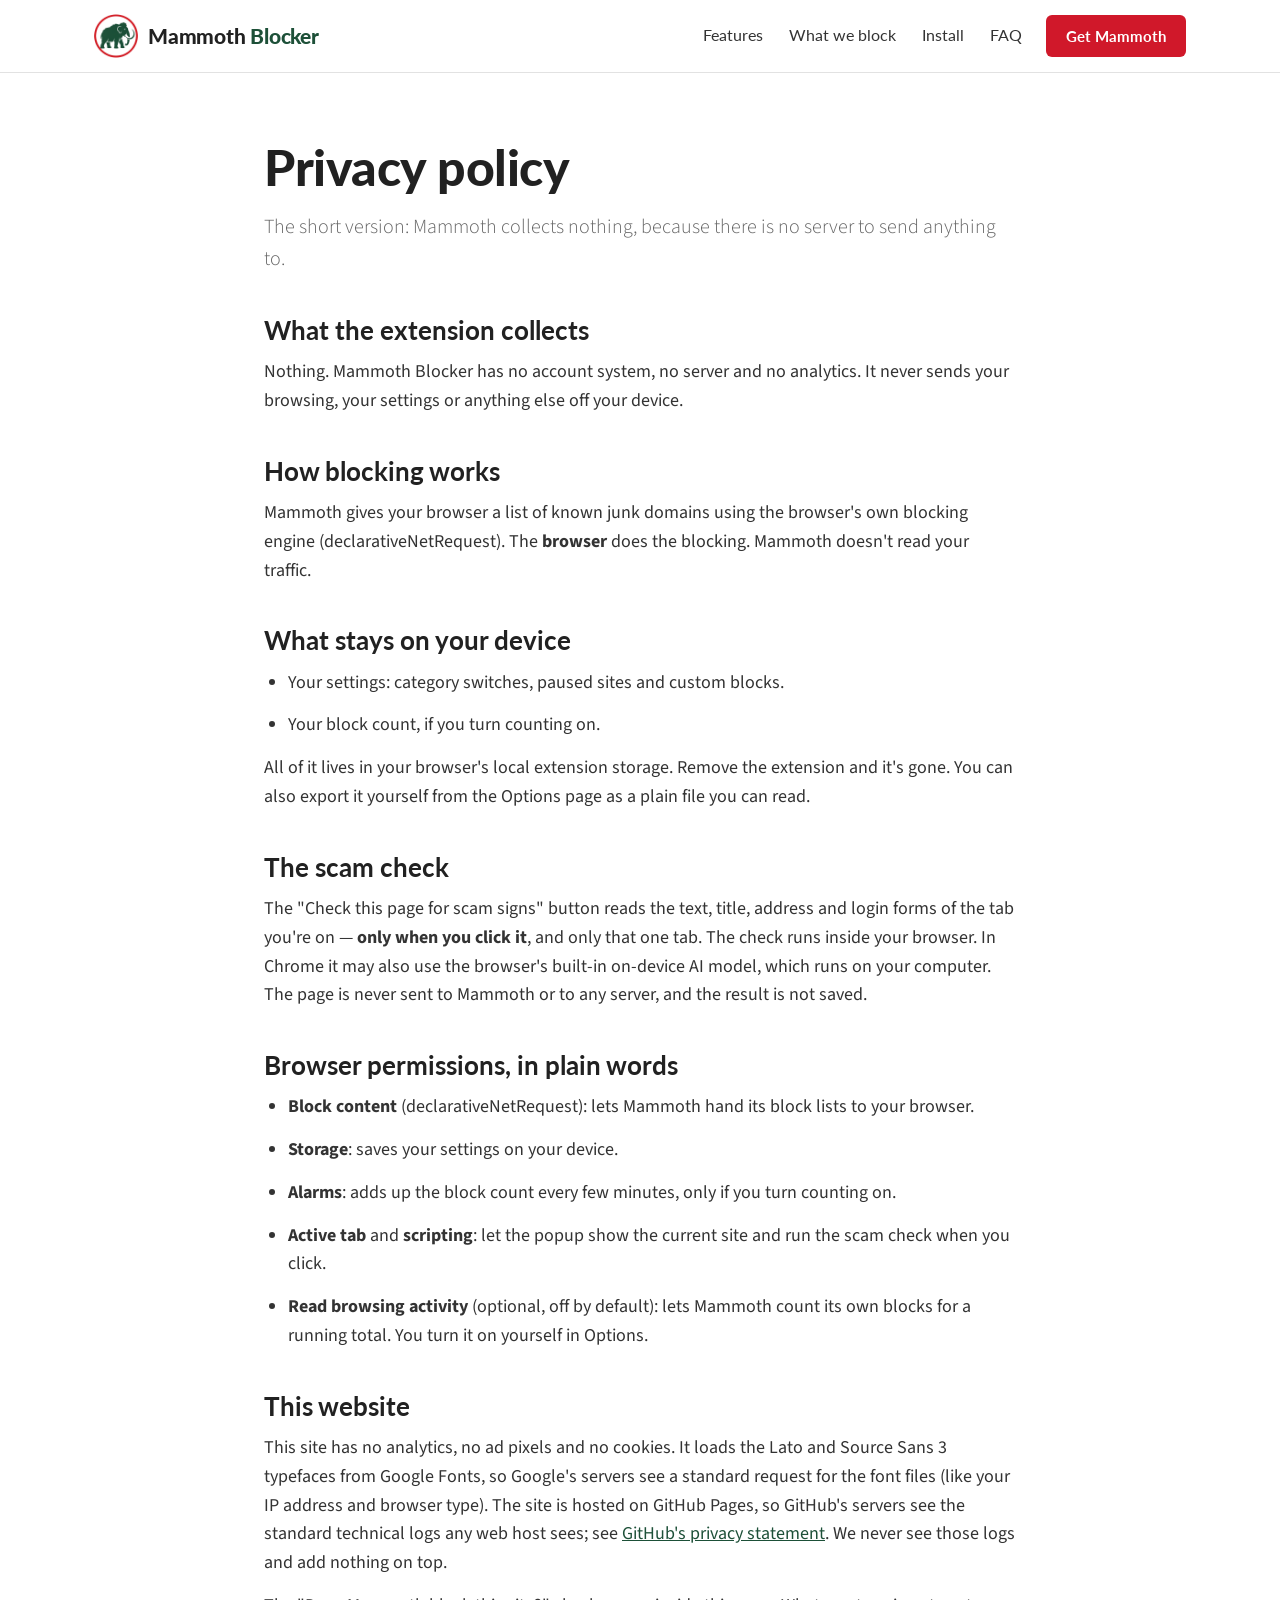
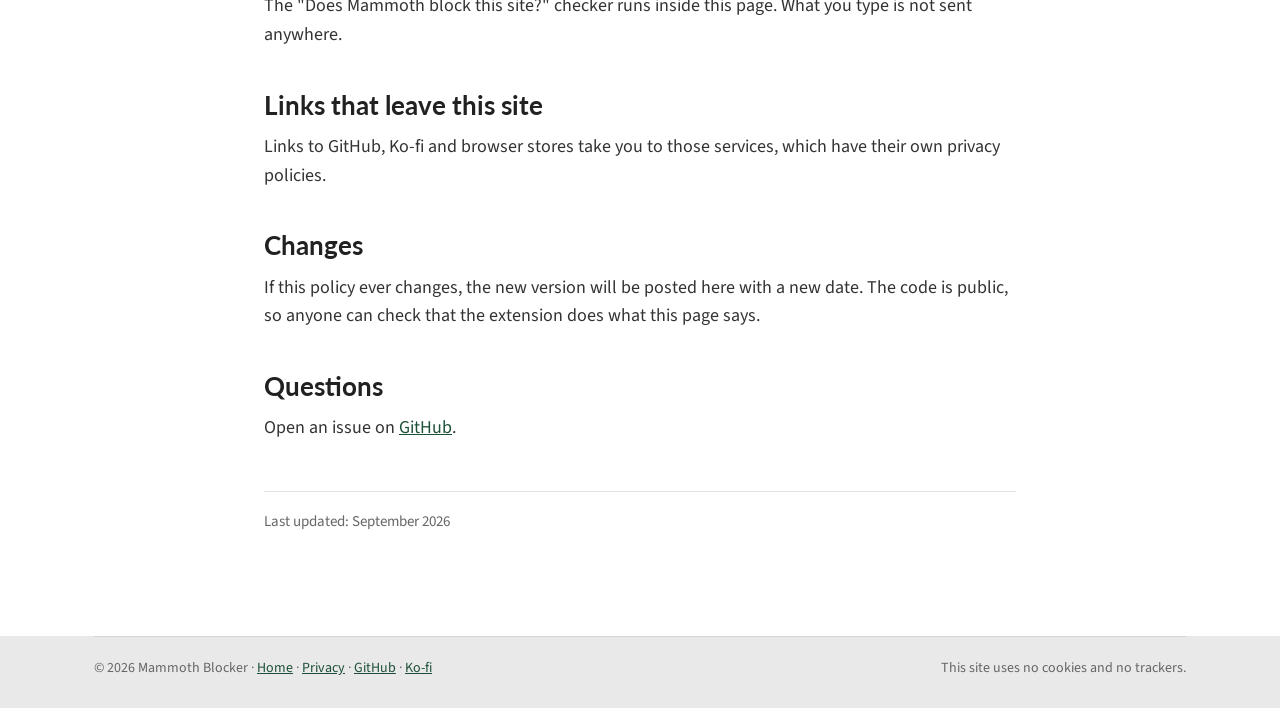
<file: privacy.html>
<!DOCTYPE html>
<html lang="en">
<head>
<meta charset="UTF-8">
<meta name="viewport" content="width=device-width, initial-scale=1.0">
<title>Privacy policy — Mammoth Blocker</title>
<meta name="description" content="Mammoth Blocker collects nothing. Here is exactly what the extension and this website do with your data.">
<link rel="canonical" href="https://mammothblocker.com/privacy.html">
<meta name="theme-color" content="#1d5038">
<link rel="icon" type="image/png" href="/favicon.png">
<link rel="apple-touch-icon" href="/apple-touch-icon.png">
<link rel="preconnect" href="https://fonts.googleapis.com">
<link rel="preconnect" href="https://fonts.gstatic.com" crossorigin>
<link rel="stylesheet" href="https://fonts.googleapis.com/css2?family=Lato:wght@400;700;900&family=Source+Sans+3:wght@300;400;600&display=swap">
<link rel="stylesheet" href="/site.css">
</head>
<body>
<a class="skip" href="#main">Skip to content</a>
<header class="site-header">
  <div class="wrap nav">
    <a class="brand" href="/" aria-label="Mammoth Blocker home">
      <img src="/logo-192.png" alt="" width="44" height="44">
      <span>Mammoth <b>Blocker</b></span>
    </a>
    <button class="menu-btn" id="menuBtn" aria-label="Open menu" aria-expanded="false" aria-controls="navLinks"><span></span></button>
    <ul class="nav-links" id="navLinks">
      <li><a href="/#features">Features</a></li>
      <li><a href="/#blocked">What we block</a></li>
      <li><a href="/#install">Install</a></li>
      <li><a href="/#faq">FAQ</a></li>
    </ul>
    <a class="btn btn-primary" href="/#install">Get Mammoth</a>
  </div>
</header>
<main id="main" class="page">
<div class="wrap">
<h1>Privacy policy</h1>
<p class="sub">The short version: Mammoth collects nothing, because there is no server to send anything to.</p>

<h2>What the extension collects</h2>
<p>Nothing. Mammoth Blocker has no account system, no server and no analytics. It never sends your browsing, your settings or anything else off your device.</p>

<h2>How blocking works</h2>
<p>Mammoth gives your browser a list of known junk domains using the browser's own blocking engine (declarativeNetRequest). The <b>browser</b> does the blocking. Mammoth doesn't read your traffic.</p>

<h2>What stays on your device</h2>
<ul>
  <li>Your settings: category switches, paused sites and custom blocks.</li>
  <li>Your block count, if you turn counting on.</li>
</ul>
<p>All of it lives in your browser's local extension storage. Remove the extension and it's gone. You can also export it yourself from the Options page as a plain file you can read.</p>

<h2>The scam check</h2>
<p>The "Check this page for scam signs" button reads the text, title, address and login forms of the tab you're on — <b>only when you click it</b>, and only that one tab. The check runs inside your browser. In Chrome it may also use the browser's built-in on-device AI model, which runs on your computer. The page is never sent to Mammoth or to any server, and the result is not saved.</p>

<h2>Browser permissions, in plain words</h2>
<ul>
  <li><b>Block content</b> (declarativeNetRequest): lets Mammoth hand its block lists to your browser.</li>
  <li><b>Storage</b>: saves your settings on your device.</li>
  <li><b>Alarms</b>: adds up the block count every few minutes, only if you turn counting on.</li>
  <li><b>Active tab</b> and <b>scripting</b>: let the popup show the current site and run the scam check when you click.</li>
  <li><b>Read browsing activity</b> (optional, off by default): lets Mammoth count its own blocks for a running total. You turn it on yourself in Options.</li>
</ul>

<h2>This website</h2>
<p>This site has no analytics, no ad pixels and no cookies. It loads the Lato and Source Sans 3 typefaces from Google Fonts, so Google's servers see a standard request for the font files (like your IP address and browser type). The site is hosted on GitHub Pages, so GitHub's servers see the standard technical logs any web host sees; see <a href="https://docs.github.com/en/site-policy/privacy-policies/github-general-privacy-statement">GitHub's privacy statement</a>. We never see those logs and add nothing on top.</p>
<p>The "Does Mammoth block this site?" checker runs inside this page. What you type is not sent anywhere.</p>

<h2>Links that leave this site</h2>
<p>Links to GitHub, Ko-fi and browser stores take you to those services, which have their own privacy policies.</p>

<h2>Changes</h2>
<p>If this policy ever changes, the new version will be posted here with a new date. The code is public, so anyone can check that the extension does what this page says.</p>

<h2>Questions</h2>
<p>Open an issue on <a href="https://github.com/Azna-Nemati/mammoth-extension/issues">GitHub</a>.</p>

<p class="stamp">Last updated: September 2026</p>
</div>
</main>
<footer class="site-footer">
  <div class="wrap">
    <div class="foot-bottom">
      <span>© <span data-year>2026</span> Mammoth Blocker · <a href="/">Home</a> · <a href="/privacy.html">Privacy</a> · <a href="https://github.com/Azna-Nemati/mammoth-extension">GitHub</a> · <a href="https://ko-fi.com/aznamammothblocker">Ko-fi</a></span>
      <span>This site uses no cookies and no trackers.</span>
    </div>
  </div>
</footer>
<script src="/site.js"></script>
</body>
</html>
</file>
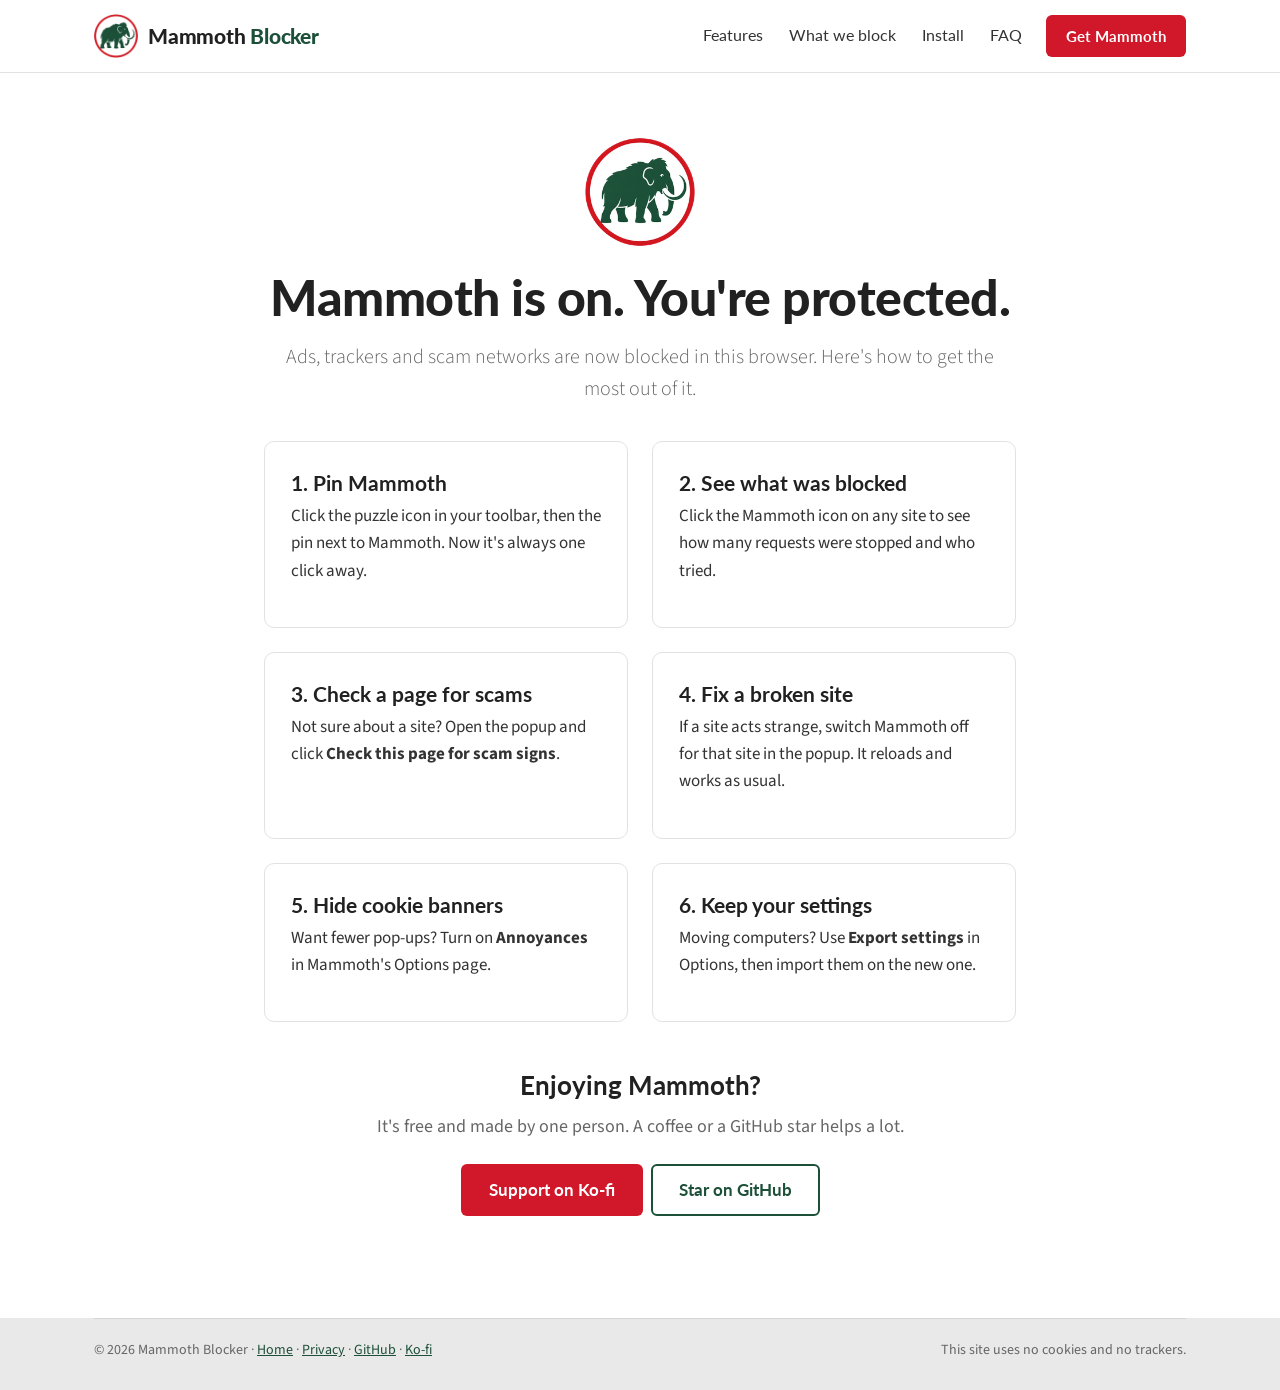
<file: welcome.html>
<!DOCTYPE html>
<html lang="en">
<head>
<meta charset="UTF-8">
<meta name="viewport" content="width=device-width, initial-scale=1.0">
<title>Welcome to Mammoth Blocker</title>
<meta name="description" content="Mammoth is installed. Here's how to get the most out of it.">
<link rel="canonical" href="https://mammothblocker.com/welcome.html">
<meta name="theme-color" content="#1d5038">
<link rel="icon" type="image/png" href="/favicon.png">
<link rel="apple-touch-icon" href="/apple-touch-icon.png">
<link rel="preconnect" href="https://fonts.googleapis.com">
<link rel="preconnect" href="https://fonts.gstatic.com" crossorigin>
<link rel="stylesheet" href="https://fonts.googleapis.com/css2?family=Lato:wght@400;700;900&family=Source+Sans+3:wght@300;400;600&display=swap">
<link rel="stylesheet" href="/site.css">
</head>
<body>
<a class="skip" href="#main">Skip to content</a>
<header class="site-header">
  <div class="wrap nav">
    <a class="brand" href="/" aria-label="Mammoth Blocker home">
      <img src="/logo-192.png" alt="" width="44" height="44">
      <span>Mammoth <b>Blocker</b></span>
    </a>
    <button class="menu-btn" id="menuBtn" aria-label="Open menu" aria-expanded="false" aria-controls="navLinks"><span></span></button>
    <ul class="nav-links" id="navLinks">
      <li><a href="/#features">Features</a></li>
      <li><a href="/#blocked">What we block</a></li>
      <li><a href="/#install">Install</a></li>
      <li><a href="/#faq">FAQ</a></li>
    </ul>
    <a class="btn btn-primary" href="/#install">Get Mammoth</a>
  </div>
</header>
<main id="main" class="page">
<div class="wrap">
<div class="center">
<img src="/logo-192.png" alt="" width="110" height="110" style="margin:0 auto 20px">
<h1>Mammoth is on. You're protected.</h1>
<p class="sub">Ads, trackers and scam networks are now blocked in this browser. Here's how to get the most out of it.</p>
</div>

<div class="grid grid-2" style="margin-top:12px">
  <div class="card"><h3>1. Pin Mammoth</h3><p>Click the puzzle icon in your toolbar, then the pin next to Mammoth. Now it's always one click away.</p></div>
  <div class="card"><h3>2. See what was blocked</h3><p>Click the Mammoth icon on any site to see how many requests were stopped and who tried.</p></div>
  <div class="card"><h3>3. Check a page for scams</h3><p>Not sure about a site? Open the popup and click <b>Check this page for scam signs</b>.</p></div>
  <div class="card"><h3>4. Fix a broken site</h3><p>If a site acts strange, switch Mammoth off for that site in the popup. It reloads and works as usual.</p></div>
  <div class="card"><h3>5. Hide cookie banners</h3><p>Want fewer pop-ups? Turn on <b>Annoyances</b> in Mammoth's Options page.</p></div>
  <div class="card"><h3>6. Keep your settings</h3><p>Moving computers? Use <b>Export settings</b> in Options, then import them on the new one.</p></div>
</div>

<div class="center" style="margin-top:48px">
  <h2>Enjoying Mammoth?</h2>
  <p style="color:var(--muted);margin:10px 0 22px">It's free and made by one person. A coffee or a GitHub star helps a lot.</p>
  <p><a class="btn btn-primary" href="https://ko-fi.com/aznamammothblocker" rel="noopener">Support on Ko-fi</a>
  &nbsp;<a class="btn btn-ghost" href="https://github.com/Azna-Nemati/mammoth-extension" rel="noopener">Star on GitHub</a></p>
</div>
</div>
</main>
<footer class="site-footer">
  <div class="wrap">
    <div class="foot-bottom">
      <span>© <span data-year>2026</span> Mammoth Blocker · <a href="/">Home</a> · <a href="/privacy.html">Privacy</a> · <a href="https://github.com/Azna-Nemati/mammoth-extension">GitHub</a> · <a href="https://ko-fi.com/aznamammothblocker">Ko-fi</a></span>
      <span>This site uses no cookies and no trackers.</span>
    </div>
  </div>
</footer>
<script src="/site.js"></script>
</body>
</html>
</file>
<file: site.css>
/* Mammoth Blocker — site styles.
   Light, clean layout: white and soft-gray sections, Lato headings,
   Source Sans 3 body text. Brand colors come from the Mammoth logo. */

:root {
  --green: #1d5038;
  --green-2: #2a6b4b;
  --green-soft: #e8f1ec;
  --red: #d0182a;
  --red-2: #b01323;
  --red-soft: #fdecee;
  --ink: #212121;
  --text: #333333;
  --muted: #666666;
  --line: #e2e2e2;
  --bg: #ffffff;
  --bg-alt: #f5f5f5;
  --bg-foot: #e9e9e9;
  --radius: 10px;
  --shadow: 0 2px 10px rgba(0,0,0,.06), 0 12px 32px rgba(0,0,0,.06);
  --head: "Lato", "Helvetica Neue", Arial, sans-serif;
  --body: "Source Sans 3", "Source Sans Pro", "Lato", Arial, sans-serif;
  --mono: ui-monospace, SFMono-Regular, Menlo, Consolas, monospace;
  --max: 1140px;
}

*, *::before, *::after { box-sizing: border-box; }
* { margin: 0; padding: 0; }
[hidden] { display: none !important; }
html { scroll-behavior: smooth; -webkit-text-size-adjust: 100%; }
body {
  background: var(--bg);
  color: var(--text);
  font-family: var(--body);
  font-weight: 400;
  font-size: 18px;
  line-height: 1.6;
  overflow-x: hidden;
}
img, svg { display: block; max-width: 100%; }
a { color: var(--green); }
a:hover { color: var(--green-2); }
h1, h2, h3, h4 { font-family: var(--head); color: var(--ink); line-height: 1.2; }
h1 { font-size: clamp(36px, 5.2vw, 60px); font-weight: 900; letter-spacing: -.01em; }
h2 { font-size: clamp(28px, 3.4vw, 40px); font-weight: 700; }
h3 { font-size: 21px; font-weight: 700; }
p { margin-bottom: 0; }
:focus-visible { outline: 3px solid var(--red); outline-offset: 3px; border-radius: 6px; }
@media (prefers-reduced-motion: reduce) { html { scroll-behavior: auto; } * { transition: none !important; animation: none !important; } }

.wrap { max-width: var(--max); margin: 0 auto; padding: 0 24px; }
.section { padding: 88px 0; }
.section.alt { background: var(--bg-alt); }
.section-head { text-align: center; max-width: 720px; margin: 0 auto 48px; }
.section-head p { color: var(--muted); margin-top: 14px; font-size: 19px; }
.kicker { display: inline-block; font-family: var(--head); font-weight: 700; font-size: 13px; letter-spacing: .12em; text-transform: uppercase; color: var(--red); margin-bottom: 10px; }

.skip { position: absolute; left: -9999px; top: 10px; z-index: 200; background: var(--green); color: #fff; padding: 10px 16px; border-radius: 6px; }
.skip:focus { left: 10px; }

/* ---------- buttons ---------- */
.btn {
  display: inline-flex; align-items: center; justify-content: center; gap: 10px;
  font-family: var(--head); font-weight: 700; font-size: 17px;
  padding: 14px 26px; border-radius: 6px; border: 2px solid transparent;
  text-decoration: none; cursor: pointer; transition: background .15s, color .15s, border-color .15s, transform .15s;
  line-height: 1.2;
}
.btn:active { transform: translateY(1px); }
.btn-primary { background: var(--red); color: #fff; }
.btn-primary:hover { background: var(--red-2); color: #fff; }
.btn-green { background: var(--green); color: #fff; }
.btn-green:hover { background: var(--green-2); color: #fff; }
/* store buttons in each browser's own color, with its official icon */
.btn-store img { width: 26px; height: 26px; flex: none; background: #fff; border-radius: 50%; padding: 2px; }
.btn-store.chrome, .btn-store.brave-chrome { background: #1a73e8; color: #fff; }
.btn-store.chrome:hover, .btn-store.brave-chrome:hover { background: #1557b0; color: #fff; }
.btn-store.firefox { background: #e66000; color: #fff; }
.btn-store.firefox:hover { background: #c45200; color: #fff; }
.btn-store.edge { background: #0c59a4; color: #fff; }
.btn-store.edge:hover { background: #094a8a; color: #fff; }
.btn-store.brave { background: #fb542b; color: #fff; }
.btn-store.brave:hover { background: #d9431d; color: #fff; }
.btn-ghost { background: #fff; color: var(--green); border-color: var(--green); }
.btn-ghost:hover { background: var(--green-soft); color: var(--green); }
.btn-lg { font-size: 20px; padding: 18px 34px; }
@media (max-width: 520px) { .btn-lg { font-size: 18px; padding: 16px 22px; width: 100%; } }
.btn small { font-weight: 400; font-size: 13px; opacity: .85; }
.btn svg { width: 22px; height: 22px; flex: none; }

/* ---------- header ---------- */
.site-header { position: sticky; top: 0; z-index: 100; background: #fff; border-bottom: 1px solid var(--line); }
.site-header.scrolled { box-shadow: 0 2px 12px rgba(0,0,0,.07); }
.nav { display: flex; align-items: center; gap: 24px; height: 72px; }
.brand { display: flex; align-items: center; gap: 10px; text-decoration: none; color: var(--ink); flex: none; }
.brand img { width: 44px; height: 44px; }
.brand span { font-family: var(--head); font-weight: 900; font-size: 21px; letter-spacing: -.01em; }
.brand span b { color: var(--green); font-weight: 900; }
.nav-links { display: flex; gap: 26px; margin-left: auto; list-style: none; align-items: center; }
.nav-links a { color: var(--text); text-decoration: none; font-family: var(--head); font-size: 16px; }
.nav-links a:hover { color: var(--green); }
.nav .btn { padding: 10px 18px; font-size: 15px; }
.menu-btn { display: none; margin-left: auto; background: none; border: 0; width: 44px; height: 44px; cursor: pointer; border-radius: 6px; }
.menu-btn span, .menu-btn span::before, .menu-btn span::after { display: block; width: 24px; height: 2px; background: var(--ink); position: relative; margin: 0 auto; transition: transform .2s; }
.menu-btn span::before, .menu-btn span::after { content: ""; position: absolute; left: 0; }
.menu-btn span::before { top: -7px; } .menu-btn span::after { top: 7px; }
.menu-btn[aria-expanded="true"] span { background: transparent; }
.menu-btn[aria-expanded="true"] span::before { transform: translateY(7px) rotate(45deg); }
.menu-btn[aria-expanded="true"] span::after { transform: translateY(-7px) rotate(-45deg); }
@media (max-width: 960px) {
  .menu-btn { display: block; }
  .nav > .btn { display: none; }
  .nav-links { display: none; position: absolute; top: 72px; left: 0; right: 0; background: #fff; flex-direction: column; align-items: stretch; gap: 0; padding: 8px 24px 20px; border-bottom: 1px solid var(--line); box-shadow: 0 12px 24px rgba(0,0,0,.08); }
  .nav-links.open { display: flex; }
  .nav-links a { display: block; padding: 12px 0; border-bottom: 1px solid var(--line); font-size: 18px; }
  .nav-links li:last-child a { border-bottom: 0; }
}

/* ---------- hero ---------- */
.hero { padding: 72px 0 80px; background: linear-gradient(180deg, #fff 0%, #fff 60%, var(--bg-alt) 100%); }
.hero-grid > *, .split > * { min-width: 0; }
.hero-grid { display: grid; grid-template-columns: 1.1fr .9fr; gap: 56px; align-items: center; }
.hero h1 span { color: var(--green); }
.hero .lead { font-size: 21px; color: var(--muted); margin: 20px 0 32px; max-width: 34rem; font-weight: 300; }
.hero .lead b { color: var(--text); font-weight: 600; }
.hero-ctas { display: flex; flex-wrap: wrap; gap: 14px; align-items: center; }
.hero-note { margin-top: 18px; font-size: 15px; color: var(--muted); display: flex; flex-wrap: wrap; gap: 6px 18px; }
.hero-note span { display: inline-flex; align-items: center; gap: 6px; }
.hero-note svg { width: 16px; height: 16px; color: var(--green); }
.browsers { margin-top: 26px; display: flex; flex-wrap: wrap; gap: 8px; align-items: center; font-size: 15px; color: var(--muted); }
.browsers .pill { border: 1px solid var(--line); background: #fff; border-radius: 999px; padding: 4px 12px; font-family: var(--head); font-size: 14px; color: var(--text); display: inline-flex; align-items: center; gap: 7px; }
.browsers .pill img, .tab img { width: 18px; height: 18px; flex: none; }
@media (max-width: 900px) { .hero-grid { grid-template-columns: minmax(0,1fr); } .hero { padding-top: 48px; } }

/* hero mock: a browser window with ads crossed out + the popup */
.mock { position: relative; }
.mock-window { background: #fff; border: 1px solid var(--line); border-radius: 12px; box-shadow: var(--shadow); overflow: hidden; }
.mock-bar { display: flex; align-items: center; gap: 6px; padding: 10px 12px; background: var(--bg-alt); border-bottom: 1px solid var(--line); }
.mock-bar i { width: 10px; height: 10px; border-radius: 50%; background: #d6d6d6; }
.mock-url { flex: 1; margin-left: 10px; background: #fff; border: 1px solid var(--line); border-radius: 999px; font-family: var(--mono); font-size: 12px; color: var(--muted); padding: 3px 12px; white-space: nowrap; overflow: hidden; text-overflow: ellipsis; }
.mock-ext { width: 22px; height: 22px; position: relative; }
.mock-ext img { width: 22px; height: 22px; }
.mock-ext b { position: absolute; right: -8px; bottom: -6px; background: var(--red); color: #fff; font-size: 9px; font-family: var(--head); border-radius: 999px; padding: 0 4px; line-height: 14px; }
.mock-body { padding: 18px; display: grid; grid-template-columns: 1fr 120px; gap: 14px; }
.mock-line { height: 10px; background: #ececec; border-radius: 4px; margin-bottom: 9px; }
.mock-line.h { height: 18px; width: 70%; background: #dcdcdc; margin-bottom: 14px; }
.mock-line.s { width: 82%; }
.mock-ad { border: 2px dashed #e5b3b8; background: var(--red-soft); border-radius: 8px; display: grid; place-items: center; color: var(--red); font-family: var(--head); font-weight: 700; font-size: 12px; text-align: center; min-height: 64px; margin: 12px 0; }
.mock-side .mock-ad { min-height: 180px; margin: 0; }
.mock-pop { position: absolute; right: -14px; top: 58px; width: 230px; background: #fff; border: 1px solid var(--line); border-radius: 12px; box-shadow: 0 18px 40px rgba(0,0,0,.16); padding: 14px; font-size: 13px; }
.mock-pop .t { display: flex; align-items: center; gap: 8px; font-family: var(--head); font-weight: 900; color: var(--ink); }
.mock-pop .t img { width: 26px; height: 26px; }
.mock-pop .n { font-family: var(--head); font-weight: 900; font-size: 40px; color: var(--red); text-align: center; line-height: 1.1; margin-top: 8px; }
.mock-pop .l { text-align: center; font-size: 11px; letter-spacing: .1em; color: var(--muted); text-transform: uppercase; }
.mock-pop .chips { display: flex; flex-wrap: wrap; gap: 4px; margin-top: 10px; }
.mock-pop .chips span { font-family: var(--mono); font-size: 10.5px; border: 1px solid var(--line); border-radius: 999px; padding: 1px 8px; color: var(--muted); }
.mock-pop .ok { margin-top: 10px; background: var(--green-soft); color: var(--green); border-radius: 8px; padding: 6px 8px; font-weight: 600; font-size: 12px; }
@media (max-width: 900px) { .mock-pop { right: 8px; } }
@media (max-width: 520px) { .mock-body { grid-template-columns: 1fr; } .mock-side { display: none; } .mock-pop { position: relative; right: auto; top: auto; width: auto; margin: -30px 16px 0; } }

/* ---------- stats strip ---------- */
.stats { background: var(--green); color: #fff; padding: 34px 0; }
.stats-grid { display: grid; grid-template-columns: repeat(4, 1fr); gap: 20px; text-align: center; }
.stats .n { font-family: var(--head); font-weight: 900; font-size: 38px; line-height: 1.1; }
.stats .l { font-size: 15px; opacity: .85; }
@media (max-width: 700px) { .stats-grid { grid-template-columns: repeat(2, 1fr); row-gap: 26px; } }

/* ---------- feature cards ---------- */
.grid { display: grid; gap: 24px; }
.grid-4 { grid-template-columns: repeat(4, 1fr); }
.grid-3 { grid-template-columns: repeat(3, 1fr); }
.grid-2 { grid-template-columns: repeat(2, 1fr); }
@media (max-width: 1000px) { .grid-4 { grid-template-columns: repeat(2, 1fr); } .grid-3 { grid-template-columns: repeat(2, 1fr); } }
@media (max-width: 640px) { .grid-4, .grid-3, .grid-2 { grid-template-columns: 1fr; } }
.card { background: #fff; border: 1px solid var(--line); border-radius: var(--radius); padding: 28px 26px; transition: box-shadow .2s, transform .2s; }
.card:hover { box-shadow: var(--shadow); transform: translateY(-2px); }
.card .ico { width: 52px; height: 52px; border-radius: 12px; display: grid; place-items: center; background: var(--green-soft); color: var(--green); margin-bottom: 18px; }
.card .ico.red { background: var(--red-soft); color: var(--red); }
.card .ico svg { width: 28px; height: 28px; }
.card h3 { margin-bottom: 8px; }
.card p { color: var(--muted); font-size: 17px; }
.card .tag { display: inline-block; margin-left: 6px; vertical-align: middle; font-size: 11px; font-weight: 700; letter-spacing: .06em; text-transform: uppercase; background: var(--red); color: #fff; border-radius: 4px; padding: 2px 6px; font-family: var(--head); }

/* ---------- split spotlight ---------- */
.split { display: grid; grid-template-columns: 1fr 1fr; gap: 64px; align-items: center; }
.split.rev .split-media { order: -1; }
.split h2 { margin-bottom: 16px; }
.split p { color: var(--muted); }
.checks { list-style: none; margin: 22px 0 28px; display: grid; gap: 12px; }
.checks li { display: flex; gap: 12px; align-items: flex-start; }
.checks svg { width: 22px; height: 22px; flex: none; color: var(--green); margin-top: 3px; }
@media (max-width: 900px) { .split { grid-template-columns: 1fr; gap: 36px; } .split.rev .split-media { order: 0; } }

.scam-card { background: #fff; border: 1px solid var(--line); border-radius: 14px; box-shadow: var(--shadow); padding: 24px; max-width: 420px; margin: 0 auto; }
.scam-card .top { display: flex; align-items: center; gap: 10px; font-family: var(--head); font-weight: 900; color: var(--ink); margin-bottom: 16px; }
.scam-card .top img { width: 30px; height: 30px; }
.scam-card .url { font-family: var(--mono); font-size: 13px; background: var(--bg-alt); border-radius: 6px; padding: 8px 10px; color: var(--muted); margin-bottom: 16px; word-break: break-all; }
.verdict { display: flex; align-items: center; gap: 10px; font-family: var(--head); font-weight: 900; font-size: 20px; color: var(--red); }
.verdict i { width: 12px; height: 12px; border-radius: 50%; background: var(--red); }
.scam-card ul { margin: 12px 0 0 20px; color: var(--muted); font-size: 16px; display: grid; gap: 6px; }
.scam-card .foot { margin-top: 16px; font-size: 13px; color: var(--muted); border-top: 1px solid var(--line); padding-top: 12px; }

/* ---------- steps ---------- */
.steps { counter-reset: s; }
.step { text-align: center; padding: 10px 18px; }
.step .num { width: 60px; height: 60px; border-radius: 50%; margin: 0 auto 18px; display: grid; place-items: center; background: var(--red); color: #fff; font-family: var(--head); font-weight: 900; font-size: 24px; }
.step p { color: var(--muted); margin-top: 8px; }

/* ---------- category explorer ---------- */
.tabs { display: flex; flex-wrap: wrap; gap: 8px; justify-content: center; margin-bottom: 28px; }
.tab { display: inline-flex; align-items: center; gap: 7px; font-family: var(--head); font-weight: 700; font-size: 15px; border: 1px solid var(--line); background: #fff; color: var(--text); border-radius: 999px; padding: 9px 18px; cursor: pointer; }
.tab:hover { border-color: var(--green); color: var(--green); }
.tab[aria-selected="true"] { background: var(--green); border-color: var(--green); color: #fff; }
.tab .c { font-weight: 400; opacity: .8; margin-left: 4px; }
.panel { background: #fff; border: 1px solid var(--line); border-radius: var(--radius); padding: 30px; }
.panel-head { display: flex; flex-wrap: wrap; align-items: baseline; justify-content: space-between; gap: 10px; margin-bottom: 8px; }
.panel-head .count { font-family: var(--head); font-weight: 900; color: var(--red); font-size: 20px; }
.panel p.desc { color: var(--muted); margin-bottom: 18px; }
.domains { display: flex; flex-wrap: wrap; gap: 8px; }
.domains span { font-family: var(--mono); font-size: 13px; background: var(--bg-alt); border: 1px solid var(--line); border-radius: 6px; padding: 4px 10px; color: var(--text); }
.domains .more { background: none; border: 0; color: var(--green); font-family: var(--head); font-weight: 700; font-size: 14px; cursor: pointer; padding: 4px 6px; }
.panel .off-note { margin-top: 16px; font-size: 15px; color: var(--muted); }

/* ---------- domain checker ---------- */
.checker { max-width: 720px; margin: 0 auto; }
.checker form { display: flex; gap: 10px; }
.checker input { flex: 1; min-width: 0; font: inherit; font-family: var(--mono); font-size: 17px; padding: 14px 16px; border: 2px solid var(--line); border-radius: 6px; background: #fff; color: var(--ink); }
.checker input:focus { border-color: var(--green); outline: none; }
.checker .result { margin-top: 18px; border-radius: 8px; padding: 18px 20px; font-size: 17px; display: flex; gap: 14px; align-items: flex-start; }
.checker .result svg { width: 26px; height: 26px; flex: none; margin-top: 1px; }
.checker .result.blocked { background: var(--red-soft); color: #7a0e18; border: 1px solid #f3c2c8; }
.checker .result.clear { background: var(--green-soft); color: #173f2c; border: 1px solid #c4dccf; }
.checker .result.bad { background: var(--bg-alt); color: var(--muted); border: 1px solid var(--line); }
.checker .try { margin-top: 14px; font-size: 15px; color: var(--muted); text-align: center; }
.checker .try button { background: none; border: 0; color: var(--green); font: inherit; font-family: var(--mono); font-size: 14px; cursor: pointer; text-decoration: underline; margin: 0 4px; }
@media (max-width: 520px) { .checker form { flex-direction: column; } }

/* ---------- comparison ---------- */
.compare { width: 100%; border-collapse: collapse; background: #fff; border: 1px solid var(--line); border-radius: var(--radius); overflow: hidden; font-size: 17px; }
.compare th, .compare td { padding: 16px 18px; text-align: left; border-bottom: 1px solid var(--line); }
.compare thead th { font-family: var(--head); background: var(--bg-alt); color: var(--ink); }
.compare thead th.us { background: var(--green); color: #fff; }
.compare td:not(:first-child), .compare th:not(:first-child) { text-align: center; width: 24%; }
.compare tr:last-child td { border-bottom: 0; }
.yes { color: var(--green); font-weight: 700; }
.no { color: var(--red); font-weight: 700; }
.maybe { color: var(--muted); }
.table-wrap { overflow-x: auto; }
.fine { font-size: 14px; color: var(--muted); margin-top: 14px; text-align: center; }

/* ---------- install guide ---------- */
.install-panel { background: #fff; border: 1px solid var(--line); border-radius: var(--radius); padding: 34px; }
.install-panel ol { margin: 18px 0 0 22px; display: grid; gap: 12px; }
.install-panel code { font-family: var(--mono); font-size: 15px; background: var(--bg-alt); border: 1px solid var(--line); border-radius: 4px; padding: 1px 6px; }
.install-panel .row { display: flex; flex-wrap: wrap; gap: 12px; margin-top: 24px; align-items: center; }
.install-panel .status { display: inline-flex; align-items: center; gap: 8px; font-size: 15px; font-family: var(--head); font-weight: 700; padding: 5px 12px; border-radius: 999px; background: #fff4d6; color: #7a5a00; }
.install-panel .status.live { background: var(--green-soft); color: var(--green); }

/* ---------- FAQ ---------- */
.faq { max-width: 860px; margin: 0 auto; }
.faq details { background: #fff; border: 1px solid var(--line); border-radius: 8px; margin-bottom: 12px; }
.faq summary { list-style: none; cursor: pointer; padding: 20px 56px 20px 22px; font-family: var(--head); font-weight: 700; font-size: 19px; color: var(--ink); position: relative; }
.faq summary::-webkit-details-marker { display: none; }
.faq summary::after { content: ""; position: absolute; right: 22px; top: 50%; width: 12px; height: 12px; border-right: 2px solid var(--green); border-bottom: 2px solid var(--green); transform: translateY(-70%) rotate(45deg); transition: transform .2s; }
.faq details[open] summary::after { transform: translateY(-30%) rotate(-135deg); }
.faq details p { padding: 0 22px 20px; color: var(--muted); }
.faq-search { display: block; width: 100%; max-width: 860px; margin: 0 auto 22px; font: inherit; padding: 14px 16px; border: 2px solid var(--line); border-radius: 6px; }
.faq-search:focus { border-color: var(--green); outline: none; }
.faq-empty { text-align: center; color: var(--muted); }

/* ---------- support band ---------- */
.band { background: var(--ink); color: #eee; padding: 72px 0; }
.band h2 { color: #fff; }
.band p { color: #bdbdbd; }
.band .card { background: #2b2b2b; border-color: #3a3a3a; color: #ddd; }
.band .card h3 { color: #fff; }
.band .card p { color: #bdbdbd; }
.band .card .ico { background: #3a3a3a; color: #fff; }
.band .card a.link { color: #9fd4b7; font-family: var(--head); font-weight: 700; text-decoration: none; display: inline-block; margin-top: 12px; }
.band .card a.link:hover { text-decoration: underline; }

/* ---------- final CTA ---------- */
.cta { text-align: center; padding: 88px 0; }
.cta img { width: 96px; height: 96px; margin: 0 auto 20px; }
.cta p { color: var(--muted); margin: 14px auto 28px; max-width: 34rem; font-size: 19px; }

/* ---------- footer ---------- */
.site-footer { background: var(--bg-foot); color: var(--muted); font-size: 16px; }
.foot-grid { display: grid; grid-template-columns: 1.4fr 1fr 1fr 1fr; gap: 32px; padding: 56px 0 40px; }
.foot-grid h4 { font-size: 15px; letter-spacing: .08em; text-transform: uppercase; color: var(--ink); margin-bottom: 14px; }
.foot-grid ul { list-style: none; display: grid; gap: 8px; }
.foot-grid a { color: var(--text); text-decoration: none; }
.foot-grid a:hover { color: var(--green); text-decoration: underline; }
.foot-brand p { margin-top: 12px; max-width: 22rem; }
.foot-bottom { border-top: 1px solid #d4d4d4; padding: 20px 0 28px; display: flex; flex-wrap: wrap; gap: 10px 24px; justify-content: space-between; font-size: 14px; }
@media (max-width: 860px) { .foot-grid { grid-template-columns: 1fr 1fr; } .foot-brand { grid-column: 1 / -1; } }

.to-top { position: fixed; right: 18px; bottom: 18px; width: 46px; height: 46px; border-radius: 50%; background: var(--green); color: #fff; border: 0; cursor: pointer; box-shadow: var(--shadow); display: grid; place-items: center; opacity: 0; pointer-events: none; transition: opacity .2s; z-index: 90; }
.to-top.show { opacity: 1; pointer-events: auto; }
.to-top svg { width: 22px; height: 22px; }

/* ---------- simple pages (privacy, 404, welcome) ---------- */
.page { padding: 64px 0 88px; }
.page .wrap { max-width: 800px; }
.page h1 { font-size: clamp(34px, 5vw, 50px); margin-bottom: 14px; }
.page .sub { font-size: 20px; color: var(--muted); margin-bottom: 36px; font-weight: 300; }
.page h2 { font-size: 26px; margin: 40px 0 12px; }
.page p, .page li { color: var(--text); margin-bottom: 14px; }
.page ul, .page ol { margin: 0 0 14px 24px; }
.page .stamp { margin-top: 48px; padding-top: 18px; border-top: 1px solid var(--line); color: var(--muted); font-size: 15px; }
.center { text-align: center; }
</file>
